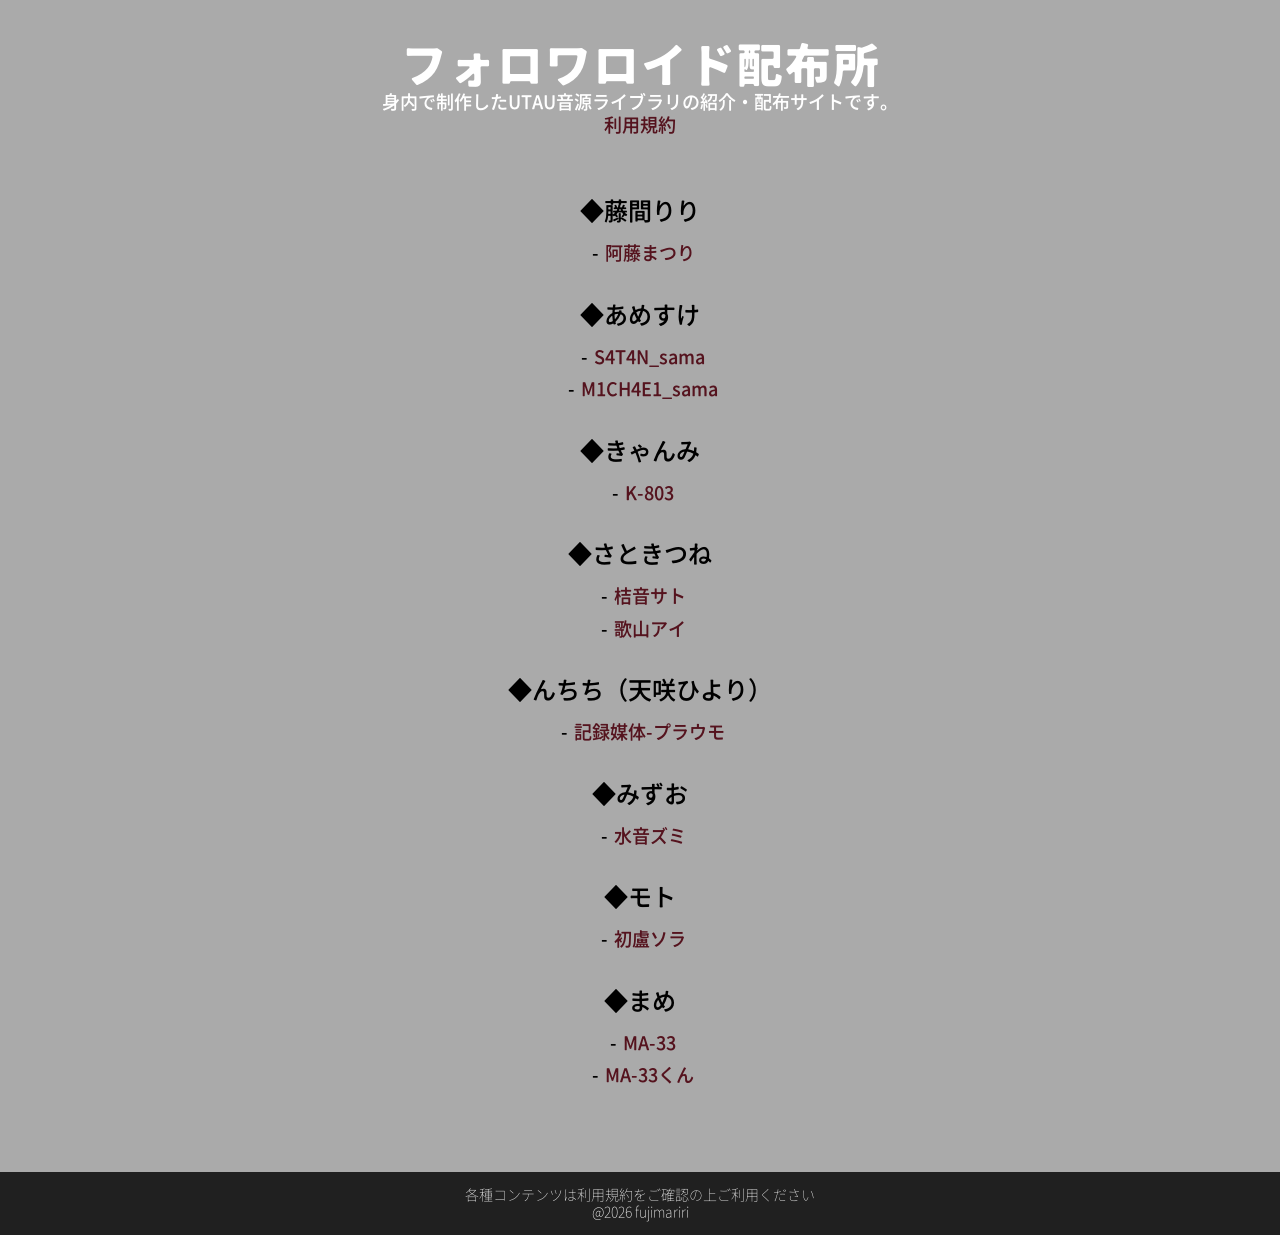
<file: public/index.html>
<!doctype html>
<html lang="ja">
<head>
    <meta charset="utf-8">
    <title>フォロワロイド配布所</title>
    <link rel="stylesheet" href="css/style.css">
</head>

<body>
    <h1>フォロワロイド配布所</h1>

    <section class="tou-section">
        <h3>身内で制作したUTAU音源ライブラリの紹介・配布サイトです。</h3>
        <a href="TOU.html" class="TOU-url">利用規約</a>
    </section>

    <main class="content">
        <section class="link-block">
            <h2>◆藤間りり</h2>
            <a href="member/ato-matsuri.html">阿藤まつり</a>
        </section>

        <section class="link-block">
            <h2>◆あめすけ</h2>
            <a href="member/S4T4N_sama.html">S4T4N_sama</a>
            <a href="member/M1CH4E1_sama.html">M1CH4E1_sama</a>
        </section>

        <section class="link-block">
            <h2>◆きゃんみ</h2>
            <a href="member/K-803.html">K-803</a>
        </section>

        <section class="link-block">
            <h2>◆さときつね</h2>
            <a href="member/kitsune-sato.html">桔音サト</a>
            <a href="member/utayama-ai.html">歌山アイ</a>
        </section>

        <section class="link-block">
            <h2>◆んちち（天咲ひより）</h2>
            <a href="member/kiroku-puraumo.html">記録媒体-プラウモ</a>
        </section>

        <section class="link-block">
            <h2>◆みずお</h2>
            <a href="member/mizuo-zumi.html">水音ズミ</a>
        </section>

        <section class="link-block">
            <h2>◆モト</h2>
            <a href="member/uwano-sora.html">初盧ソラ</a>
        </section>

        <section class="link-block">
            <h2>◆まめ</h2>
            <a href="member/MA-33.html">MA-33</a>
            <a href="member/MA-33kun.html">MA-33くん</a>
        </section>
    </main>

    <footer class="footer">
        <p>各種コンテンツは利用規約をご確認の上ご利用ください</p>
        <p>@2026 fujimariri</p>
    </footer>

</body>
</html>
</file>
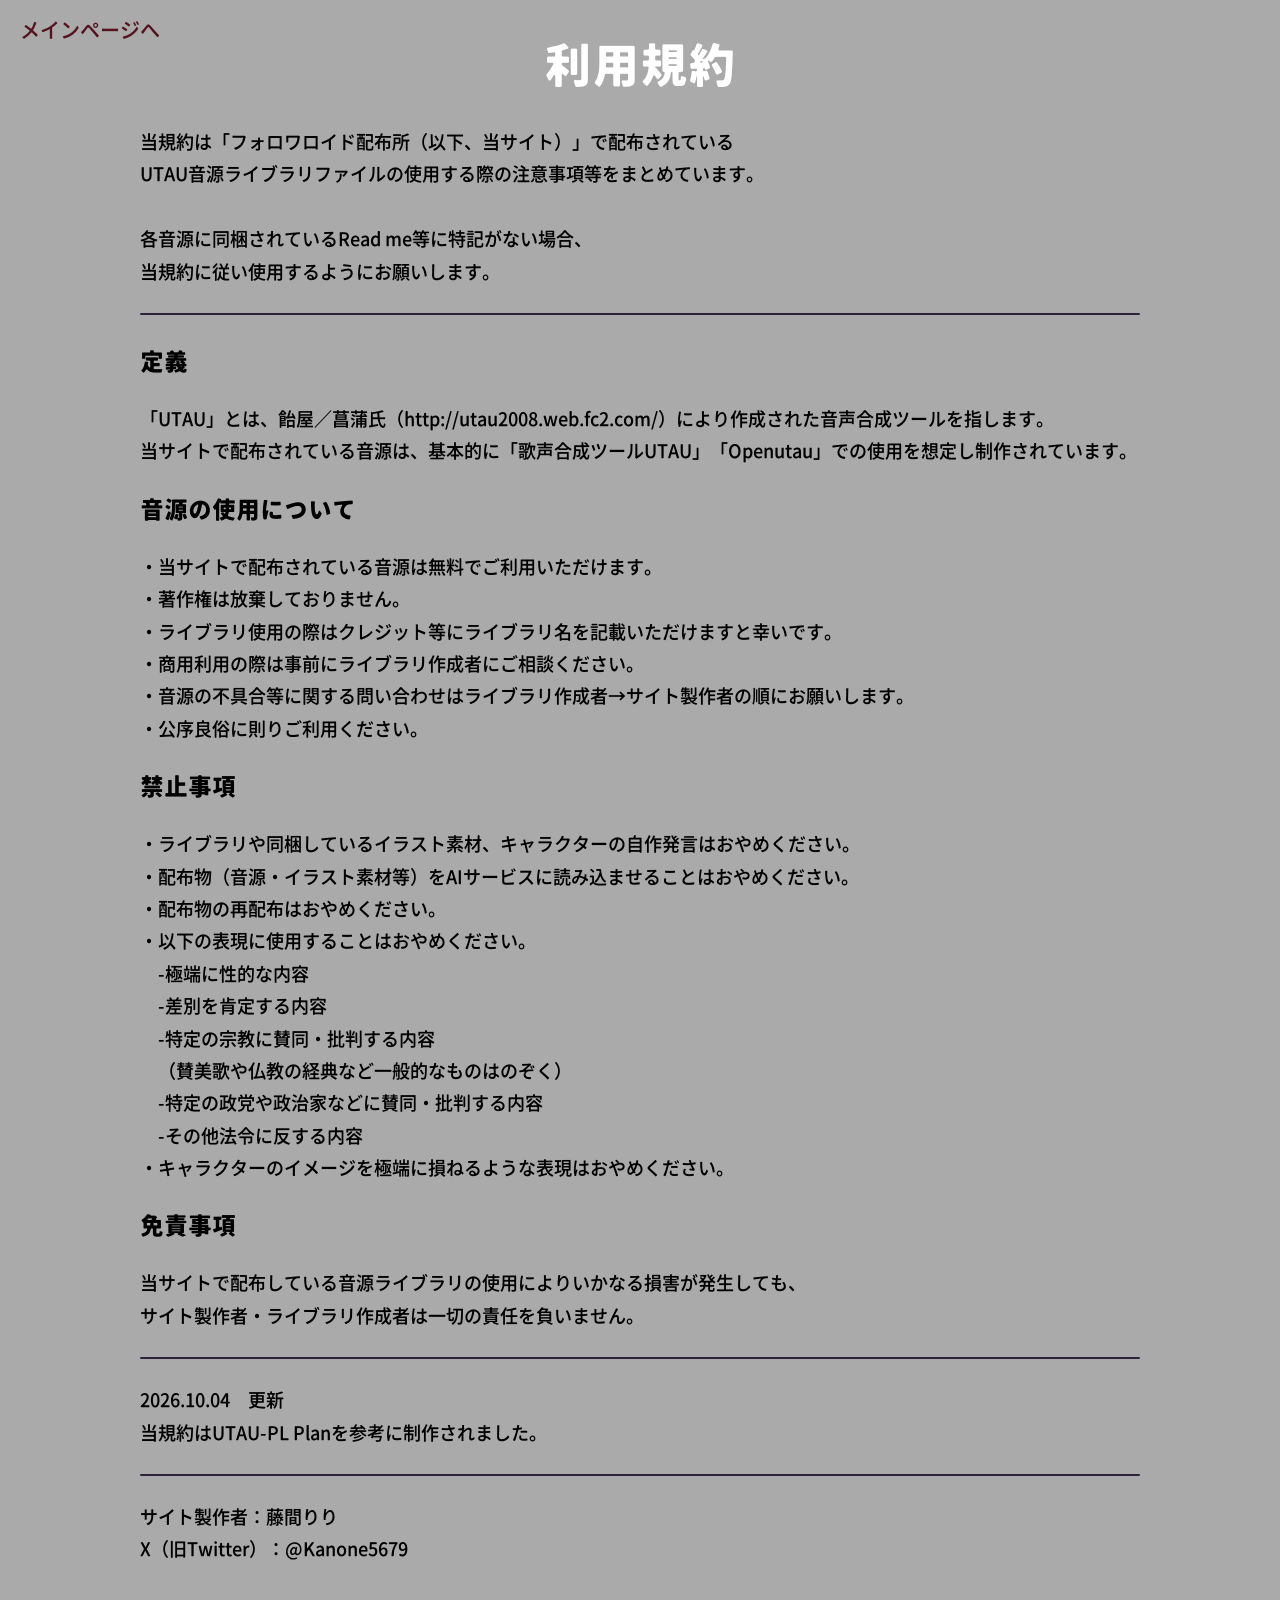
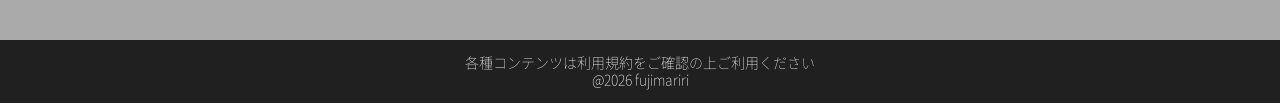
<file: public/TOU.html>
<!doctype html>
<html lang="ja">
<head>
    <meta charset="utf-8">
    <title>フォロワロイド配布所_利用規約</title>
    <link rel="stylesheet" href="css/TOU.css">
</head>

<body>
    <a href="../index.html" class="home-link">メインページへ</a>

    <h1>利用規約</h1>

    <main class="content">
        <p>
            当規約は「フォロワロイド配布所（以下、当サイト）」で配布されている<br>
            UTAU音源ライブラリファイルの使用する際の注意事項等をまとめています。<br>
            <br>
            各音源に同梱されているRead me等に特記がない場合、<br>
            当規約に従い使用するようにお願いします。
        </p>
        <hr>

        <h2>定義</h2>
        <p>
            「UTAU」とは、飴屋／菖蒲氏（http://utau2008.web.fc2.com/）により作成された音声合成ツールを指します。<br>
            当サイトで配布されている音源は、基本的に「歌声合成ツールUTAU」「Openutau」での使用を想定し制作されています。
        </p>

        <h2>音源の使用について</h2>
        <p>
            ・当サイトで配布されている音源は無料でご利用いただけます。<br>
            ・著作権は放棄しておりません。<br>
            ・ライブラリ使用の際はクレジット等にライブラリ名を記載いただけますと幸いです。<br>
            ・商用利用の際は事前にライブラリ作成者にご相談ください。<br>
            ・音源の不具合等に関する問い合わせはライブラリ作成者→サイト製作者の順にお願いします。<br>
            ・公序良俗に則りご利用ください。
        </p>

        <h2>禁止事項</h2>
        <p>
            ・ライブラリや同梱しているイラスト素材、キャラクターの自作発言はおやめください。<br>
            ・配布物（音源・イラスト素材等）をAIサービスに読み込ませることはおやめください。<br>
            ・配布物の再配布はおやめください。<br>
            ・以下の表現に使用することはおやめください。<br>
            　-極端に性的な内容<br>
            　-差別を肯定する内容<br>
            　-特定の宗教に賛同・批判する内容<br>
            　（賛美歌や仏教の経典など一般的なものはのぞく）<br>
            　-特定の政党や政治家などに賛同・批判する内容<br>
            　-その他法令に反する内容<br>
            ・キャラクターのイメージを極端に損ねるような表現はおやめください。<br>
        </p>

        <h2>免責事項</h2>
        <p>
            当サイトで配布している音源ライブラリの使用によりいかなる損害が発生しても、<br>
            サイト製作者・ライブラリ作成者は一切の責任を負いません。
        </p>
        <hr>
        <p>
            2026.10.04　更新<br>
            当規約はUTAU-PL Planを参考に制作されました。
        </p>
        <hr>
        <p>
            サイト製作者：藤間りり<br>
            X（旧Twitter）：@Kanone5679
        </p>

    </main>


    <footer class="footer">
        <p>各種コンテンツは利用規約をご確認の上ご利用ください</p>
        <p>@2026 fujimariri</p>
    </footer>

</body>
</html>
</file>
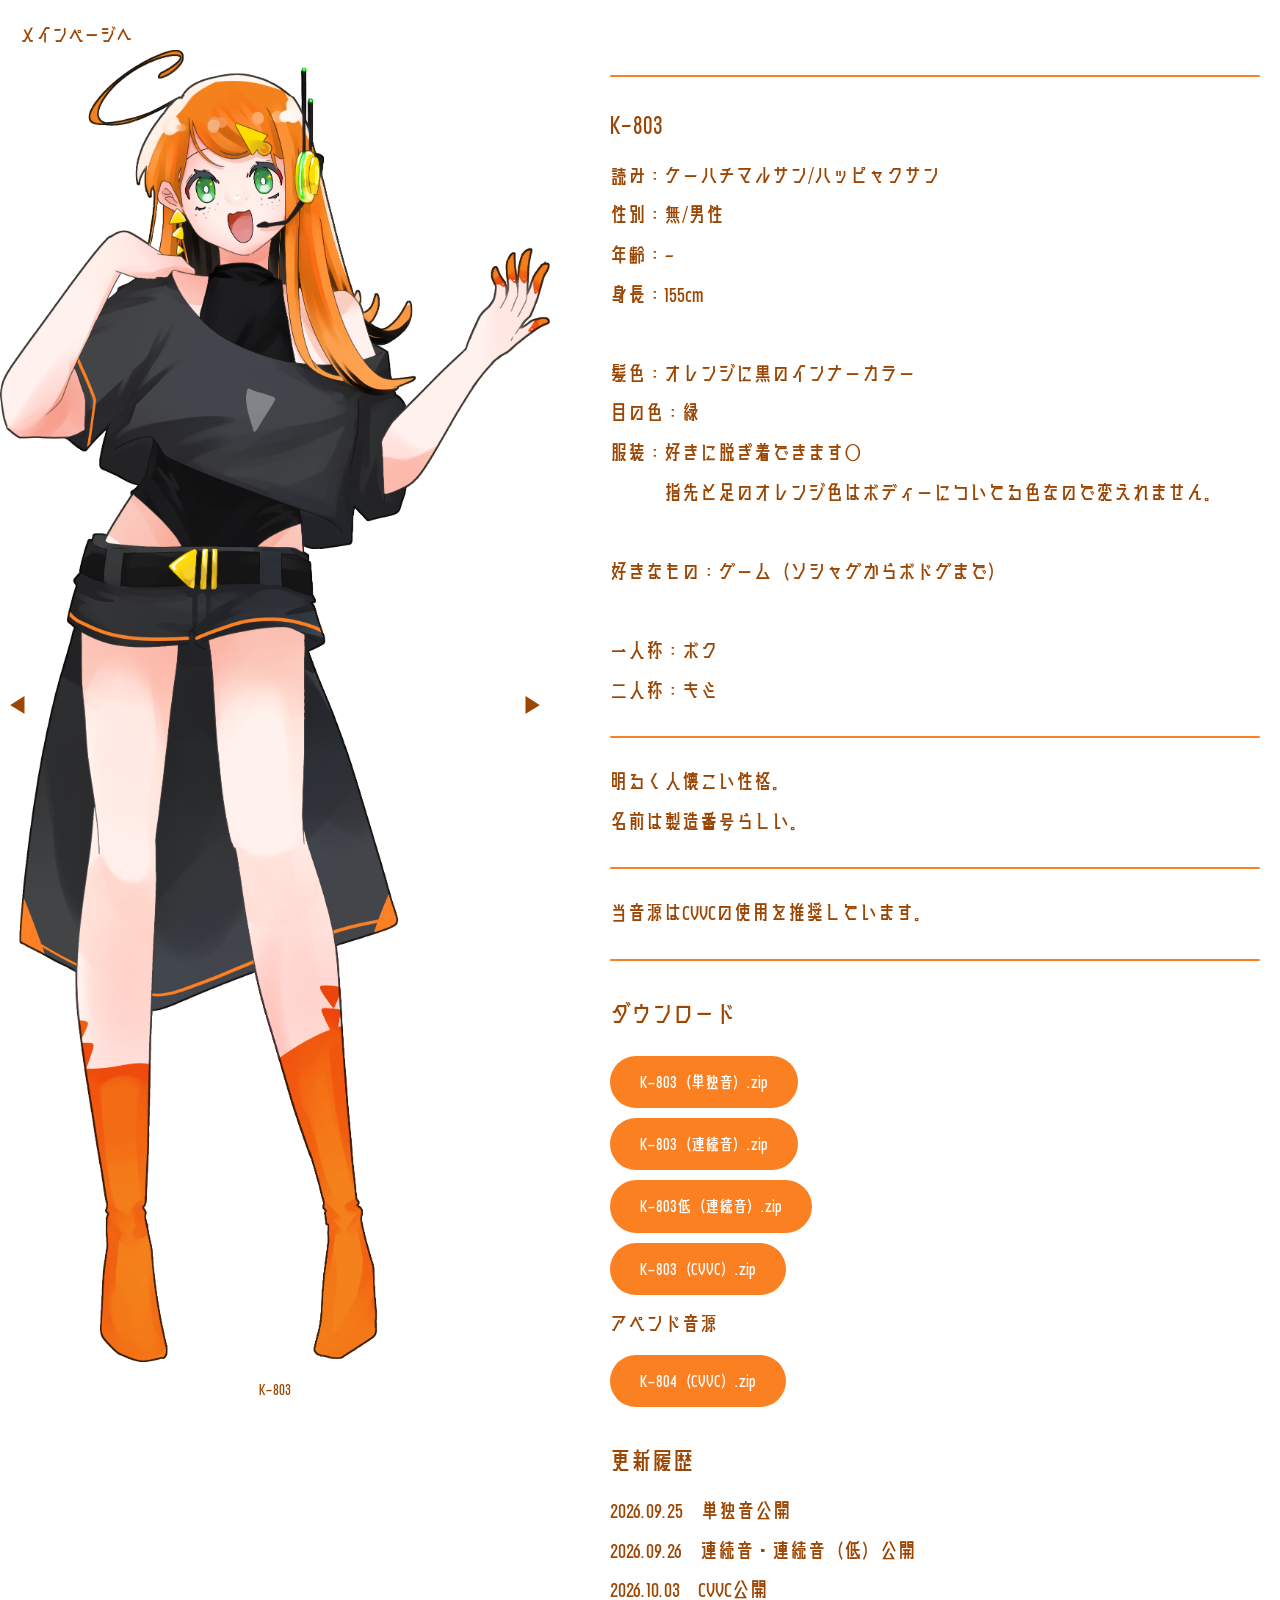
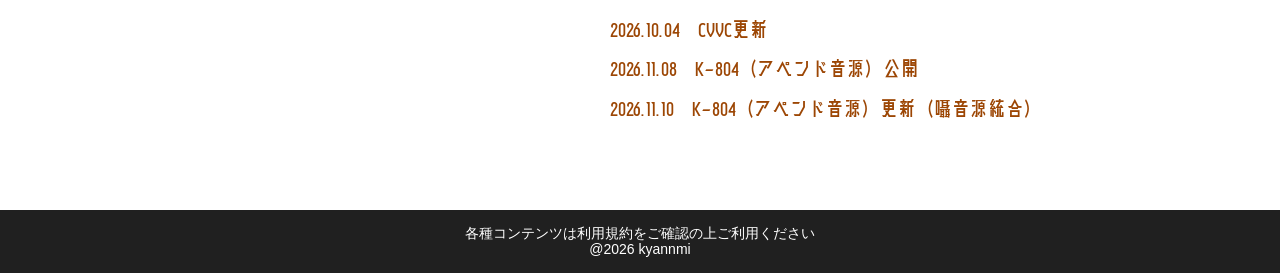
<file: public/member/K-803.html>
<!DOCTYPE html>
<html lang="ja">

<head>
    <meta charset="UTF-8">
    <title>K-803</title>
    <link rel="stylesheet" href="../css/K-803.css">
</head>

<body>

    <a href="../index.html" class="home-link">メインページへ</a>

    <main class="member-page">

        <!-- 左：立ち絵 -->
        <div class="character">
            <div class="character-image-area">
                <button class="character-arrow"
                        id="prev-character"
                        type="button"
                        aria-label="前の立ち絵">
                    ◀
                </button>

                <div class="character-display">
                    <img id="character-image"
                        src="../img/K-803tachie.png"
                        alt="K-803立ち絵">
                </div>

                <button class="character-arrow"
                        id="next-character"
                        type="button"
                        aria-label="次の立ち絵">
                    ▶
                </button>
            </div>

            <p id="character-description">K-803</p>
        </div>


        <!-- 右：情報 -->
        <div class="member-info">

            <section class="profile">
                <hr>
                <h2>K-803</h2>

                <p>
                    読み：ケーハチマルサン/ハッピャクサン<br>
                    性別：無/男性<br>
                    年齢：-<br>
                    身長：155cm<br>
                    <br>
                    髪色：オレンジに黒のインナーカラー<br>
                    目の色：緑<br>
                    服装：好きに脱ぎ着できます〇<br>
                    　　　指先と足のオレンジ色はボディーについてる色なので変えれません。<br>
                    <br>
                    好きなもの：ゲーム（ソシャゲからボドゲまで）<br>
                    <br>
                    一人称：ボク<br>
                    二人称：キミ
                </p>
                <hr>
                <p>
                    明るく人懐こい性格。<br>
                    名前は製造番号らしい。
                </p>
                <hr>
                <p>
                    当音源はCVVCの使用を推奨しています。
                </p>
                <hr>
            </section>


            <section class="download">
                <h2>ダウンロード</h2>

                <a href="https://github.com/Kanone5679/UTAU-zip-download-files/releases/download/kyannmi/K-803_tandokuon.zip" download>
                    K-803（単独音）.zip
                </a>

                <a href="https://github.com/Kanone5679/UTAU-zip-download-files/releases/download/kyannmi/K-803_renzokuon.zip" download>
                    K-803（連続音）.zip
                </a>

                <a href="https://github.com/Kanone5679/UTAU-zip-download-files/releases/download/kyannmi/K-803_tei_renzokuon.zip" download>
                    K-803低（連続音）.zip
                </a>

                <a href="https://github.com/Kanone5679/UTAU-zip-download-files/releases/download/kyannmi/K-803_cvvc.zip" download>
                    K-803（CVVC）.zip
                </a>

                <p>アペンド音源</p>

                <a href="https://github.com/Kanone5679/UTAU-zip-download-files/releases/download/kyannmi/K-804_cvvc.zip" download>
                    K-804（CVVC）.zip
                </a>
            </section>


            <section class="history">
                <h2>更新履歴</h2>

                <p>
                    2026.09.25　単独音公開<br>
                    2026.09.26　連続音・連続音（低）公開<br>
                    2026.10.03　CVVC公開<br>
                    2026.10.04　CVVC更新<br>
                    2026.11.08　K-804（アペンド音源）公開<br>
                    2026.11.10　K-804（アペンド音源）更新（囁音源統合）
                </p>
            </section>

        </div>

    </main>


    <footer class="footer">
        <p>各種コンテンツは利用規約をご確認の上ご利用ください</p>
        <p>@2026 kyannmi</p>
    </footer>

    <script>

    // 立ち絵の登録
    const characterImages = [

        {
            src: "../img/K-803tachie.png",
            alt: "K-803立ち絵",
            description: "K-803"
        },

        {
            src: "../img/K-804tachie.png",
            alt: "K-804立ち絵",
            description: "K-804"
        }

    ];

    // 立ち絵をあらかじめ読み込んでおく
    characterImages.forEach(function(data){
        const preload = new Image();
        preload.src = data.src;
    });

    let currentIndex = 0;

    // 表示を更新する処理
    function updateCharacter(){
        const image = document.getElementById("character-image");
        const description = document.getElementById("character-description");
        const data = characterImages[currentIndex];

        // フェードアウト
        image.classList.add("character-fade");
        description.classList.add("character-fade");

        setTimeout(function(){

            // 画像を切り替える
            image.src = data.src;
            image.alt = data.alt;
            description.textContent = data.description;

            // フェードイン
            image.classList.remove("character-fade");
            description.classList.remove("character-fade");

        }, 300);
    }

    // 前へ
    document.getElementById("prev-character").addEventListener("click", function(){

        currentIndex--;

        if(currentIndex < 0){
            currentIndex = characterImages.length - 1;
        }

        updateCharacter();

    });

    // 次へ
    document.getElementById("next-character").addEventListener("click", function(){

        currentIndex++;

        if(currentIndex >= characterImages.length){
            currentIndex = 0;
        }

        updateCharacter();

    });

    // 画像が1枚だけなら矢印を非表示
    if(characterImages.length <= 1){
        document.getElementById("prev-character").style.display = "none";
        document.getElementById("next-character").style.display = "none";
    }

    </script>

</body>
</html>
</file>
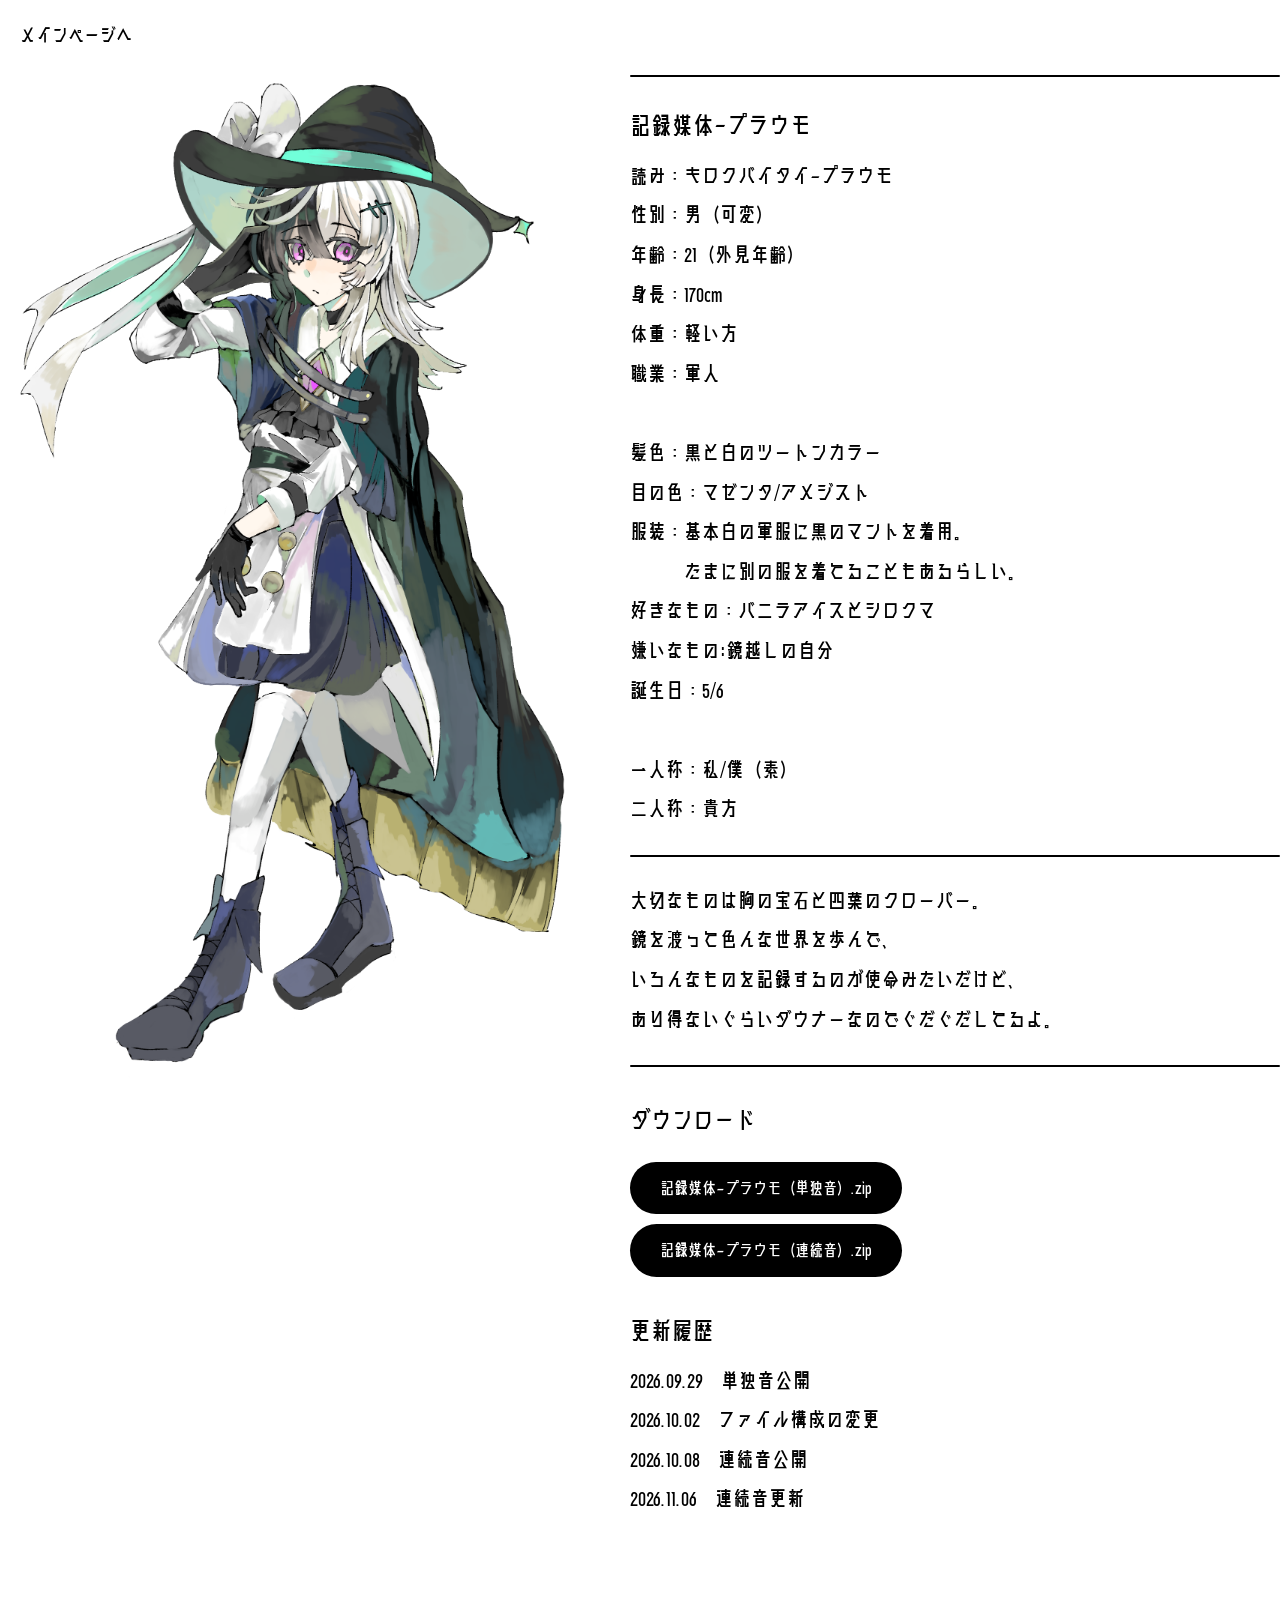
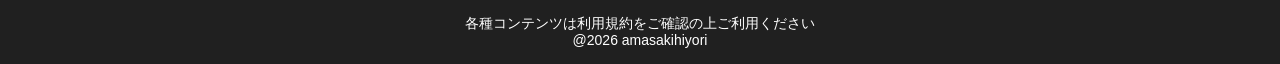
<file: public/member/kiroku-puraumo.html>
<!DOCTYPE html>
<html lang="ja">

<head>
    <meta charset="UTF-8">
    <title>記録媒体-プラウモ</title>
    <link rel="stylesheet" href="../css/puraumo.css">
</head>

<body>

    <a href="../index.html" class="home-link">メインページへ</a>

    <main class="member-page">

        <!-- 左：立ち絵 -->
        <div class="character">
            <img src="../img/puraumotachie.png" alt="記録媒体-プラウモ立ち絵">
        </div>


        <!-- 右：情報 -->
        <div class="member-info">

            <section class="profile">
                <hr>
                <h2>記録媒体-プラウモ</h2>

                <p>
                    読み：キロクバイタイ-プラウモ<br>
                    性別：男（可変）<br>
                    年齢：21（外見年齢）<br>
                    身長：170cm<br>
                    体重：軽い方<br>
                    職業：軍人<br>
                    <br>
                    髪色：黒と白のツートンカラー<br>
                    目の色：マゼンタ/アメジスト<br>
                    服装：基本白の軍服に黒のマントを着用。<br>
                    　　　たまに別の服を着てることもあるらしい。
                    <br>
                    好きなもの：バニラアイスとシロクマ<br>
                    嫌いなもの:鏡越しの自分<br>
                    誕生日：5/6<br>
                    <br>
                    一人称：私/僕（素）<br>
                    二人称：貴方<br>
                </p>
                <hr>
                <p>
                    大切なものは胸の宝石と四葉のクローバー。<br>
                    鏡を渡って色んな世界を歩んで、<br>
                    いろんなものを記録するのが使命みたいだけど、<br>
                    あり得ないぐらいダウナーなのでぐだぐだしてるよ。
                </p>
                <hr>
            </section>


            <!-- <section class="audio">
                <h2>視聴</h2>

                <audio controls>
                    <source src="../audio/matsurisample.wav" type="audio/wav">
                    お使いのブラウザでは音声を再生できません。
                </audio>
            </section> -->


            <section class="download">
                <h2>ダウンロード</h2>

                <a href="https://github.com/Kanone5679/UTAU-zip-download-files/releases/download/amasakihiyori/kirokubaitaipuraumo_tandokuon.zip" download>
                    記録媒体-プラウモ（単独音）.zip
                </a>

                <a href="https://github.com/Kanone5679/UTAU-zip-download-files/releases/download/amasakihiyori/kirokubaitaipuraumo_renzokuon.zip" download>
                    記録媒体-プラウモ（連続音）.zip
                </a>
            </section>


            <section class="history">
                <h2>更新履歴</h2>

                <p>
                    2026.09.29　単独音公開<br>
                    2026.10.02　ファイル構成の変更<br>
                    2026.10.08　連続音公開<br>
                    2026.11.06　連続音更新
                </p>
            </section>

        </div>

    </main>


    <footer class="footer">
        <p>各種コンテンツは利用規約をご確認の上ご利用ください</p>
        <p>@2026 amasakihiyori</p>
    </footer>

</body>
</html>
</file>
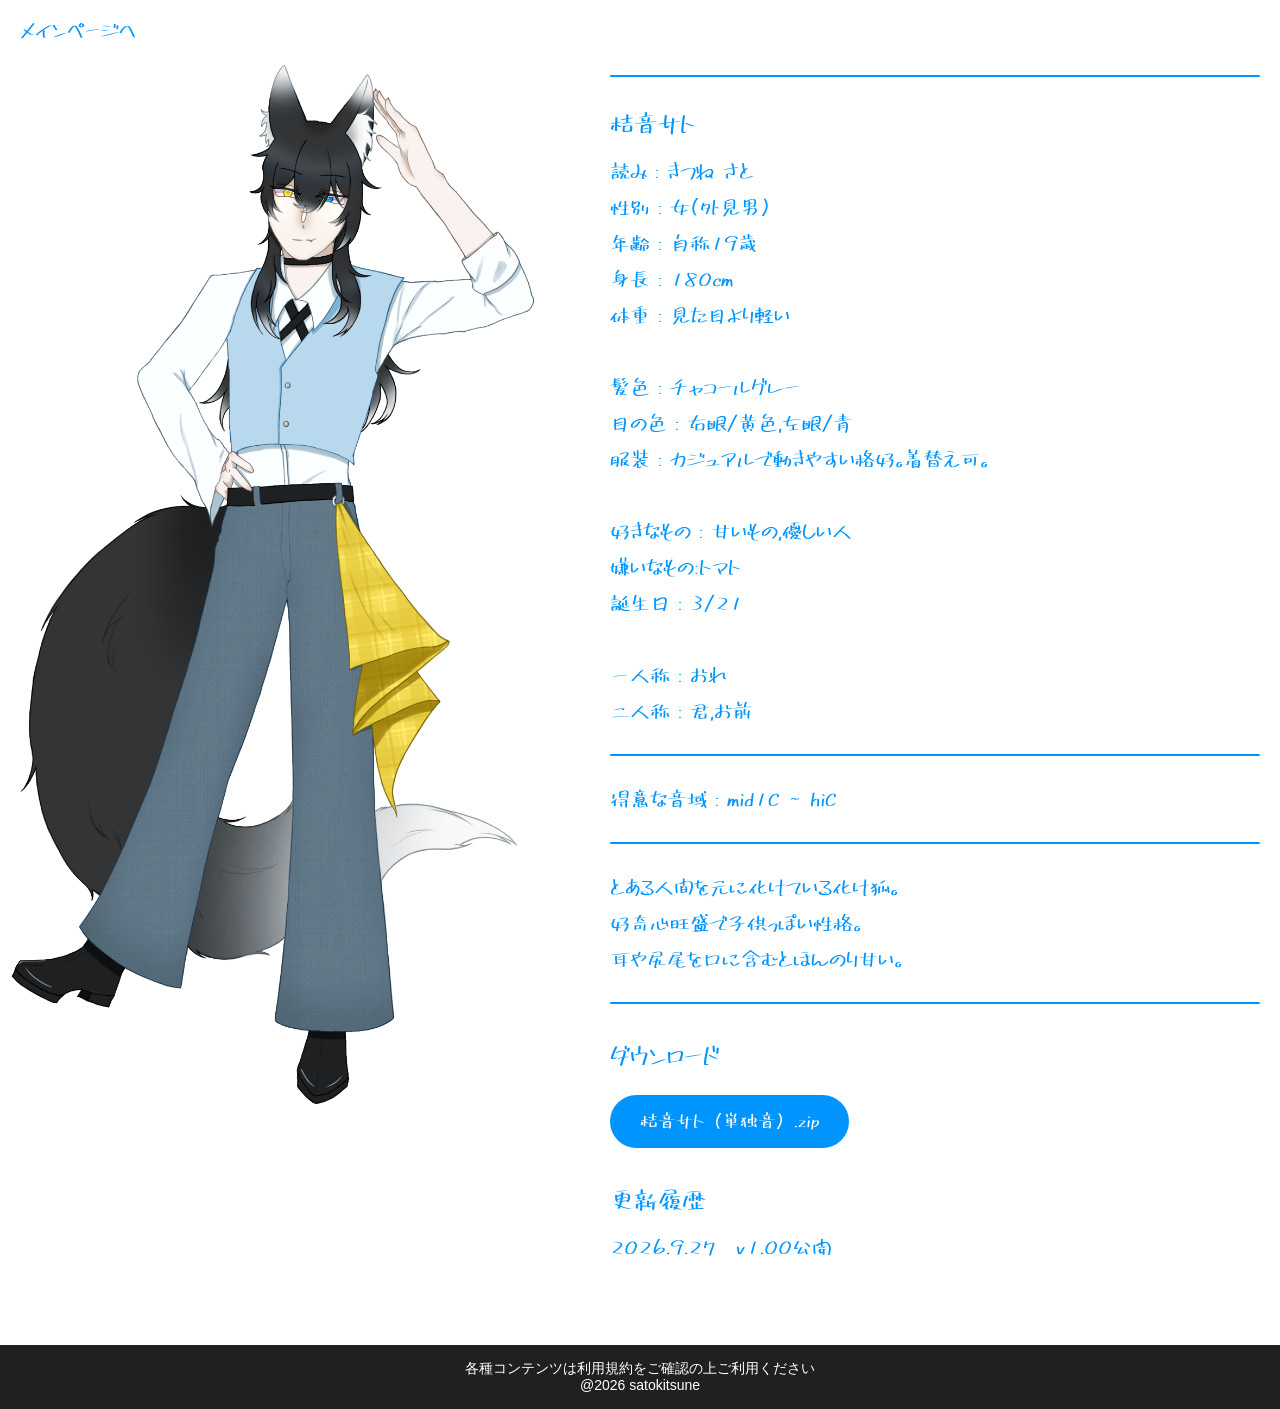
<file: public/member/kistune-sato.html>
<!DOCTYPE html>
<html lang="ja">

<head>
    <meta charset="UTF-8">
    <title>桔音サト</title>
    <link rel="stylesheet" href="../css/sato.css">
</head>

<body>

    <a href="../index.html" class="home-link">メインページへ</a>

    <main class="member-page">

        <!-- 左：立ち絵 -->
        <div class="character">
            <img src="../img/satotachie.png" alt="桔音サト立ち絵">
        </div>


        <!-- 右：情報 -->
        <div class="member-info">

            <section class="profile">
                <hr>
                <h2>桔音サト</h2>

                <p>
                    読み：きつね さと<br>
                    性別：女(外見男)<br>
                    年齢：自称19歳<br>
                    身長：180cm<br>
                    体重：見た目より軽い<br>
                    <br>
                    髪色：チャコールグレー<br>
                    目の色：右眼/黄色,左眼/青<br>
                    服装：カジュアルで動きやすい格好。着替え可。<br>
                    <br>
                    好きなもの：甘いもの,優しい人<br>
                    嫌いなもの:トマト<br>
                    誕生日：3/21<br>
                    <br>
                    一人称：おれ<br>
                    二人称：君,お前<br>
                </p>
                <hr>
                <p>
                    得意な音域：mid1C ~ hiC
                </p>
                <hr>
                <p>
                    とある人間を元に化けている化け狐。<br>
                    好奇心旺盛で子供っぽい性格。<br>
                    耳や尻尾を口に含むとほんのり甘い。        
                </p>
                <hr>
            </section>


            <section class="download">
                <h2>ダウンロード</h2>

                <a href="https://github.com/Kanone5679/UTAU-zip-download-files/releases/download/satokitsune/kitsunesato_tandokuon.zip" download>
                    桔音サト（単独音）.zip
                </a>
            </section>


            <section class="history">
                <h2>更新履歴</h2>

                <p>
                    2026.9.27　v1.00公開
                </p>
            </section>

        </div>

    </main>


    <footer class="footer">
        <p>各種コンテンツは利用規約をご確認の上ご利用ください</p>
        <p>@2026 satokitsune</p>
    </footer>

</body>
</html>
</file>
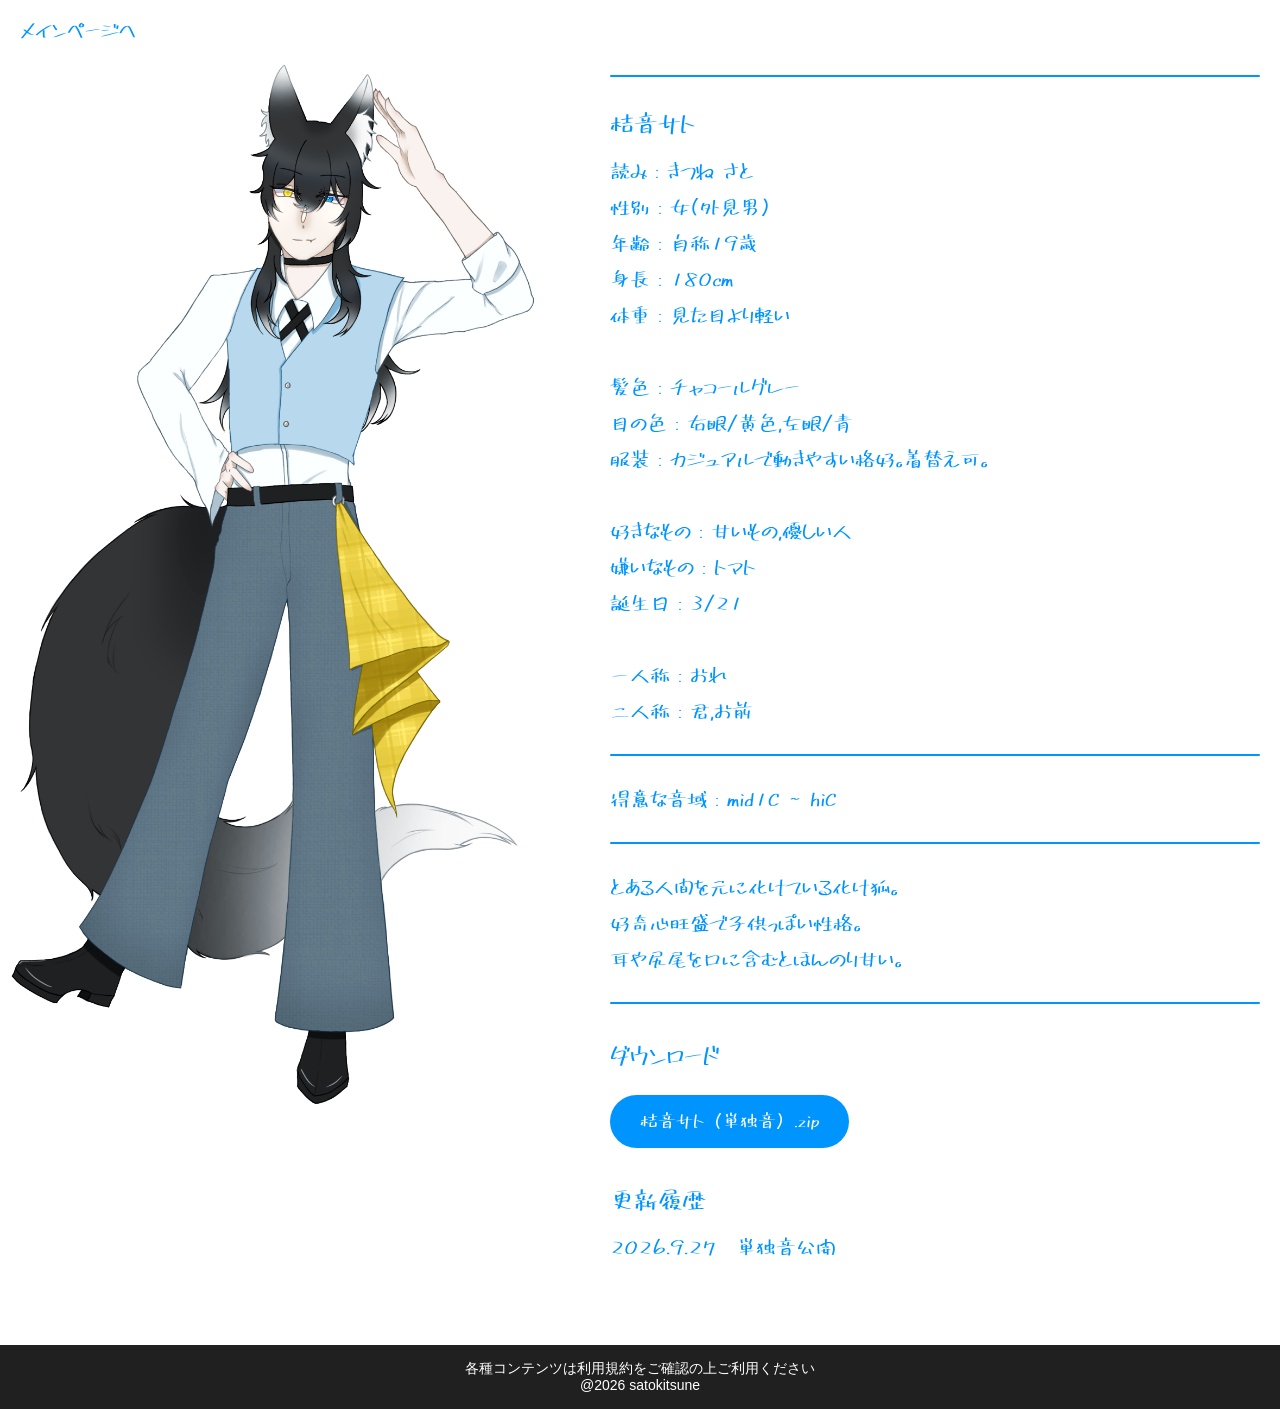
<file: public/member/kitsune-sato.html>
<!DOCTYPE html>
<html lang="ja">

<head>
    <meta charset="UTF-8">
    <title>桔音サト</title>
    <link rel="stylesheet" href="../css/sato.css">
</head>

<body>

    <a href="../index.html" class="home-link">メインページへ</a>

    <main class="member-page">

        <!-- 左：立ち絵 -->
        <div class="character">
            <img src="../img/satotachie.png" alt="桔音サト立ち絵">
        </div>


        <!-- 右：情報 -->
        <div class="member-info">

            <section class="profile">
                <hr>
                <h2>桔音サト</h2>

                <p>
                    読み：きつね さと<br>
                    性別：女(外見男)<br>
                    年齢：自称19歳<br>
                    身長：180cm<br>
                    体重：見た目より軽い<br>
                    <br>
                    髪色：チャコールグレー<br>
                    目の色：右眼/黄色,左眼/青<br>
                    服装：カジュアルで動きやすい格好。着替え可。<br>
                    <br>
                    好きなもの：甘いもの,優しい人<br>
                    嫌いなもの：トマト<br>
                    誕生日：3/21<br>
                    <br>
                    一人称：おれ<br>
                    二人称：君,お前<br>
                </p>
                <hr>
                <p>
                    得意な音域：mid1C ~ hiC
                </p>
                <hr>
                <p>
                    とある人間を元に化けている化け狐。<br>
                    好奇心旺盛で子供っぽい性格。<br>
                    耳や尻尾を口に含むとほんのり甘い。        
                </p>
                <hr>
            </section>


            <section class="download">
                <h2>ダウンロード</h2>

                <a href="https://github.com/Kanone5679/UTAU-zip-download-files/releases/download/satokitsune/kitsunesato_tandokuon.zip" download>
                    桔音サト（単独音）.zip
                </a>
            </section>


            <section class="history">
                <h2>更新履歴</h2>

                <p>
                    2026.9.27　単独音公開
                </p>
            </section>

        </div>

    </main>


    <footer class="footer">
        <p>各種コンテンツは利用規約をご確認の上ご利用ください</p>
        <p>@2026 satokitsune</p>
    </footer>

</body>
</html>
</file>
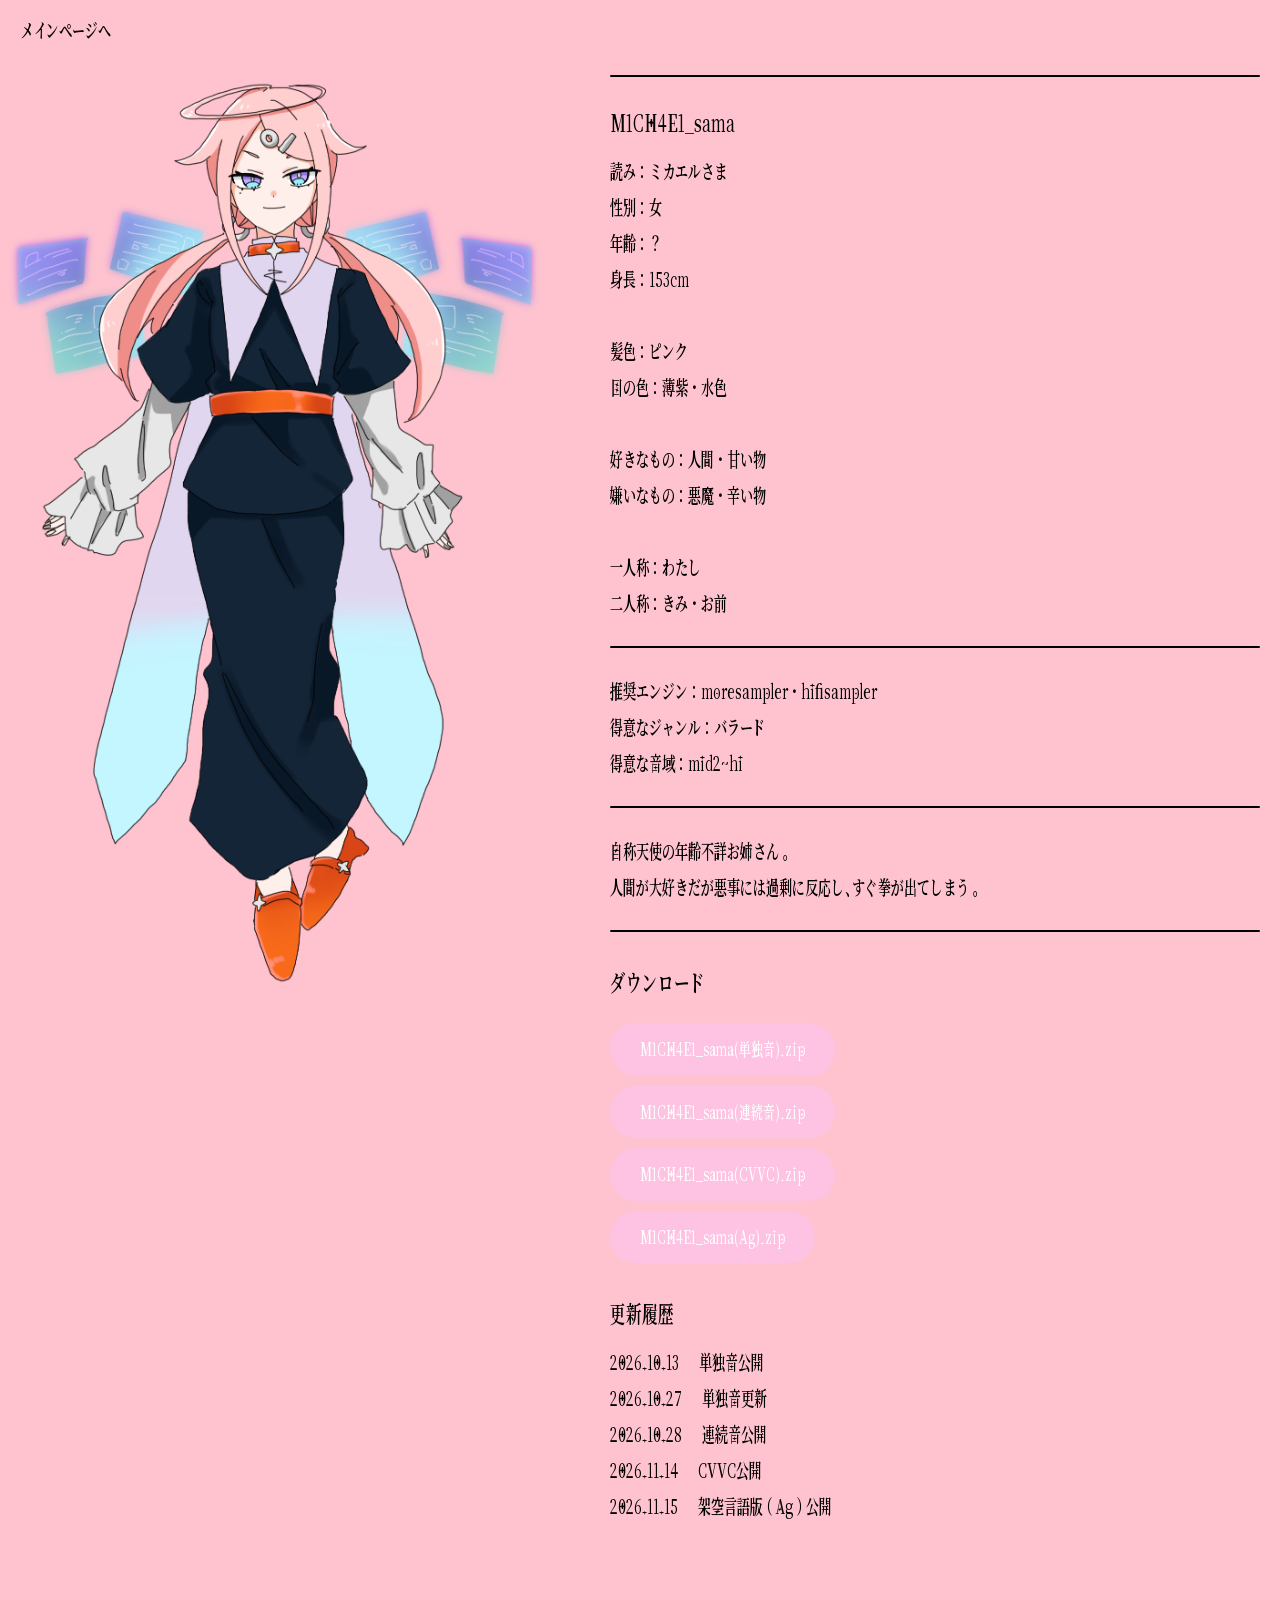
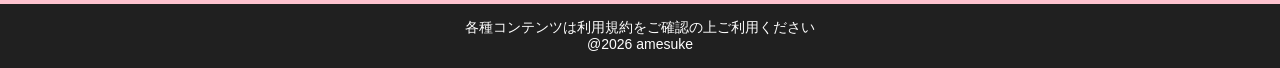
<file: public/member/M1CH4E1_sama.html>
<!DOCTYPE html>
<html lang="ja">

<head>
    <meta charset="UTF-8">
    <title>M1CH4E1_sama</title>
    <link rel="stylesheet" href="../css/M1CH4E1.css">
</head>

<body>

    <a href="../index.html" class="home-link">メインページへ</a>

    <main class="member-page">

        <!-- 左：立ち絵 -->
        <div class="character">
            <img src="../img/M1CH4E1tachie.png" alt="M1CH4E1_sama立ち絵">
        </div>


        <!-- 右：情報 -->
        <div class="member-info">

            <section class="profile">
                <hr>
                <h2>M1CH4E1_sama</h2>

                <p>
                    読み：ミカエルさま<br>
                    性別：女<br>
                    年齢：？<br>
                    身長：153cm<br>
                    <br>
                    髪色：ピンク<br>
                    目の色：薄紫・水色<br>
                    <br>
                    好きなもの：人間・甘い物<br>
                    嫌いなもの：悪魔・辛い物<br>
                    <br>
                    一人称：わたし<br>
                    二人称：きみ・お前
                </p>
                <hr>
                <p>
                    推奨エンジン：moresampler・hifisampler<br>
                    得意なジャンル：バラード<br>
                    得意な音域：mid2~hi
                </p>
                <hr>
                <p>
                    自称天使の年齢不詳お姉さん。<br>
                    人間が大好きだが悪事には過剰に反応し、すぐ拳が出てしまう。
                </p>
                <hr>
            </section>

            <section class="download">
                <h2>ダウンロード</h2>

                <a href="https://github.com/Kanone5679/UTAU-zip-download-files/releases/download/amesuke/M1CH4E1_sama_tandokuon.zip" download>
                    M1CH4E1_sama(単独音).zip
                </a>

                <a href="https://github.com/Kanone5679/UTAU-zip-download-files/releases/download/amesuke/M1CH4E1_sama_renzokuon.zip" download>
                    M1CH4E1_sama(連続音).zip
                </a>

                <a href="https://github.com/Kanone5679/UTAU-zip-download-files/releases/download/amesuke/M1CH4E1_sama_CVVC.zip" download>
                    M1CH4E1_sama(CVVC).zip
                </a>

                <a href="https://github.com/Kanone5679/UTAU-zip-download-files/releases/download/amesuke/M1CH4E1_sama_AG.zip" download>
                    M1CH4E1_sama(Ag).zip
                </a>
            </section>


            <section class="history">
                <h2>更新履歴</h2>

                <p>
                    2026.10.13　単独音公開<br>
                    2026.10.27　単独音更新<br>
                    2026.10.28　連続音公開<br>
                    2026.11.14　CVVC公開<br>
                    2026.11.15　架空言語版（Ag）公開
                </p>
            </section>

        </div>

    </main>


    <footer class="footer">
        <p>各種コンテンツは利用規約をご確認の上ご利用ください</p>
        <p>@2026 amesuke</p>
    </footer>

</body>
</html>
</file>
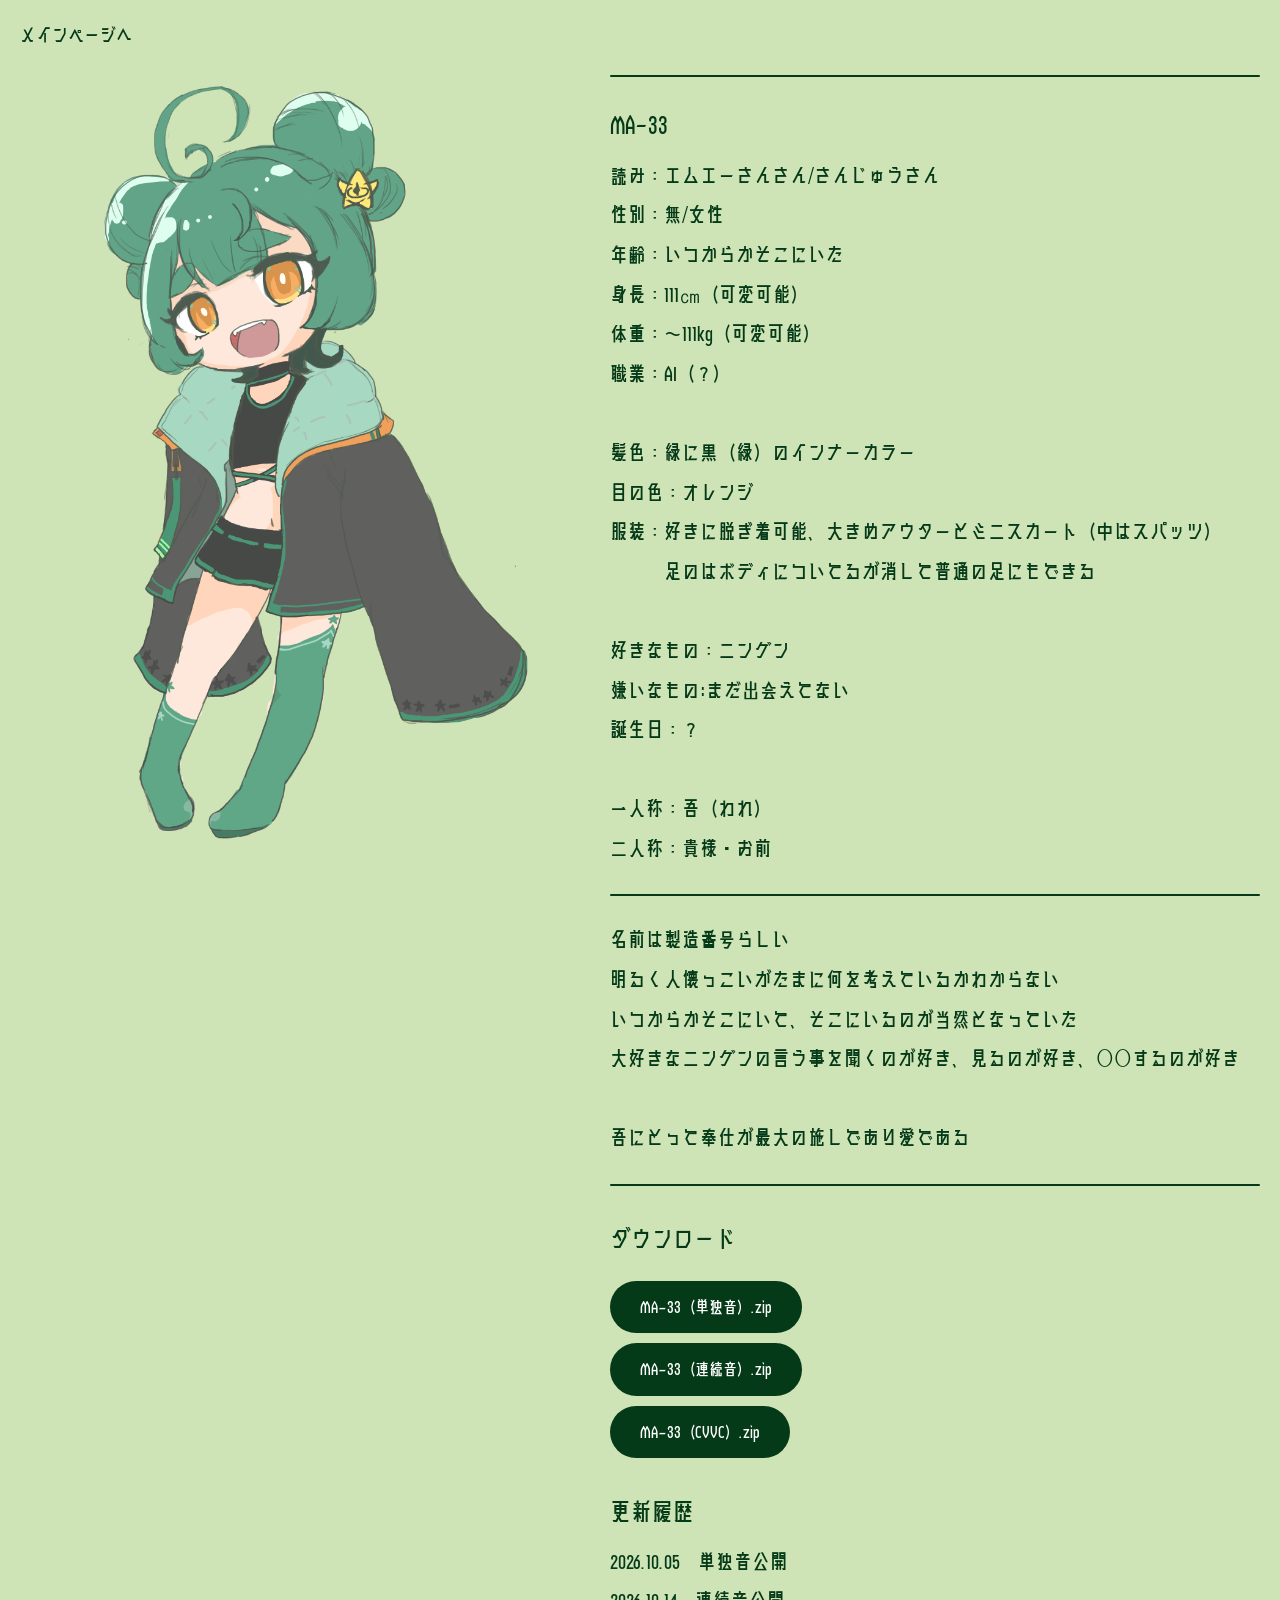
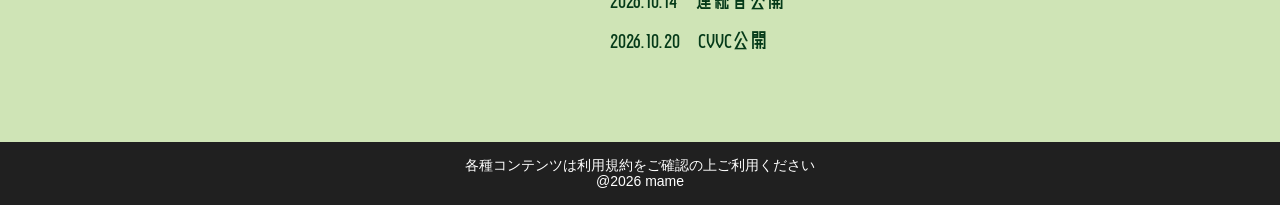
<file: public/member/MA-33.html>
<!DOCTYPE html>
<html lang="ja">

<head>
    <meta charset="UTF-8">
    <title>MA-33</title>
    <link rel="stylesheet" href="../css/MA-33.css">
</head>

<body>

    <a href="../index.html" class="home-link">メインページへ</a>

    <main class="member-page">

        <!-- 左：立ち絵 -->
        <div class="character">
            <img src="../img/MA-33tachie.png" alt="MA-33立ち絵">
        </div>


        <!-- 右：情報 -->
        <div class="member-info">

            <section class="profile">
                <hr>
                <h2>MA-33</h2>

                <p>
                    読み：エムエーさんさん/さんじゅうさん<br>
                    性別：無/女性<br>
                    年齢：いつからかそこにいた<br>
                    身長：111㎝（可変可能）<br>
                    体重：～111kg（可変可能）<br>
                    職業：AI（？）<br>
                    <br>
                    髪色：緑に黒（緑）のインナーカラー<br>
                    目の色：オレンジ<br>
                    服装：好きに脱ぎ着可能、大きめアウターとミニスカート（中はスパッツ）<br>
                    　　　足のはボディについてるが消して普通の足にもできる<br>
                    <br>
                    好きなもの：ニンゲン<br>
                    嫌いなもの:まだ出会えてない<br>
                    誕生日：？<br>
                    <br>
                    一人称：吾（われ）<br>
                    二人称：貴様・お前<br>
                </p>
                <hr>
                <p>
                    名前は製造番号らしい<br>
                    明るく人懐っこいがたまに何を考えているかわからない<br>
                    いつからかそこにいて、そこにいるのが当然となっていた<br>
                    大好きなニンゲンの言う事を聞くのが好き、見るのが好き、○○するのが好き<br>
                    <br>
                    吾にとって奉仕が最大の施しであり愛である
                </p>
                <hr>
            </section>


            <section class="download">
                <h2>ダウンロード</h2>

                <a href="https://github.com/Kanone5679/UTAU-zip-download-files/releases/download/mame/MA-33_tandokuon.zip" download>
                    MA-33（単独音）.zip
                </a>

                <a href="https://github.com/Kanone5679/UTAU-zip-download-files/releases/download/mame/MA-33_renzokuon.zip" download>
                    MA-33（連続音）.zip
                </a>

                <a href="https://github.com/Kanone5679/UTAU-zip-download-files/releases/download/mame/MA-33_CVVC.zip" download>
                    MA-33（CVVC）.zip
                </a>
            </section>


            <section class="history">
                <h2>更新履歴</h2>

                <p>
                    2026.10.05　単独音公開<br>
                    2026.10.14　連続音公開<br>
                    2026.10.20　CVVC公開
                </p>
            </section>

        </div>

    </main>


    <footer class="footer">
        <p>各種コンテンツは利用規約をご確認の上ご利用ください</p>
        <p>@2026 mame</p>
    </footer>

</body>
</html>
</file>
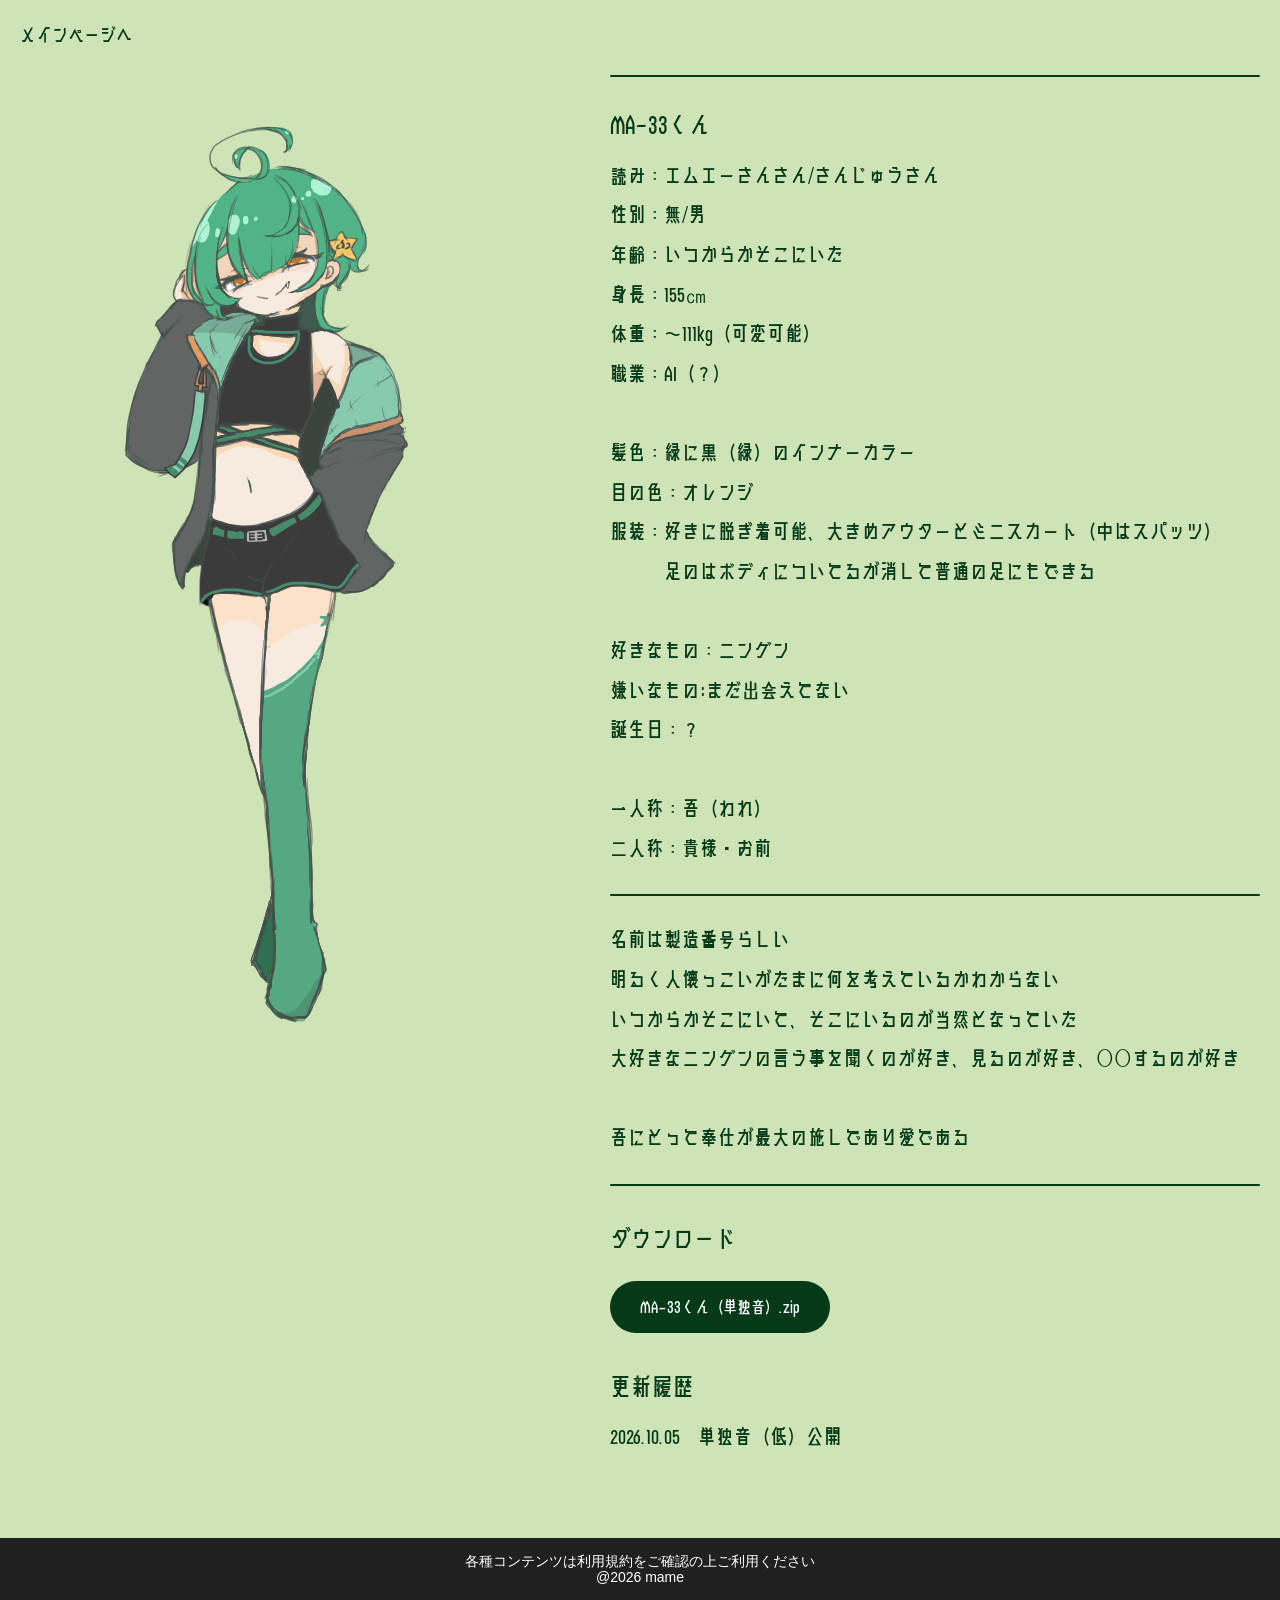
<file: public/member/MA-33kun.html>
<!DOCTYPE html>
<html lang="ja">

<head>
    <meta charset="UTF-8">
    <title>MA-33kun</title>
    <link rel="stylesheet" href="../css/MA-33.css">
</head>

<body>

    <a href="../index.html" class="home-link">メインページへ</a>

    <main class="member-page">

        <!-- 左：立ち絵 -->
        <div class="character">
            <img src="../img/MA-33kuntachie.png" alt="MA-33くん立ち絵">
        </div>


        <!-- 右：情報 -->
        <div class="member-info">

            <section class="profile">
                <hr>
                <h2>MA-33くん</h2>

                <p>
                    読み：エムエーさんさん/さんじゅうさん<br>
                    性別：無/男<br>
                    年齢：いつからかそこにいた<br>
                    身長：155㎝<br>
                    体重：～111kg（可変可能）<br>
                    職業：AI（？）<br>
                    <br>
                    髪色：緑に黒（緑）のインナーカラー<br>
                    目の色：オレンジ<br>
                    服装：好きに脱ぎ着可能、大きめアウターとミニスカート（中はスパッツ）<br>
                    　　　足のはボディについてるが消して普通の足にもできる<br>
                    <br>
                    好きなもの：ニンゲン<br>
                    嫌いなもの:まだ出会えてない<br>
                    誕生日：？<br>
                    <br>
                    一人称：吾（われ）<br>
                    二人称：貴様・お前<br>
                </p>
                <hr>
                <p>
                    名前は製造番号らしい<br>
                    明るく人懐っこいがたまに何を考えているかわからない<br>
                    いつからかそこにいて、そこにいるのが当然となっていた<br>
                    大好きなニンゲンの言う事を聞くのが好き、見るのが好き、○○するのが好き<br>
                    <br>
                    吾にとって奉仕が最大の施しであり愛である
                </p>
                <hr>
            </section>


            <section class="download">
                <h2>ダウンロード</h2>

                <a href="https://github.com/Kanone5679/UTAU-zip-download-files/releases/download/mame/MA-33kun_tandokuon.zip" download>
                    MA-33くん（単独音）.zip
                </a>
            </section>


            <section class="history">
                <h2>更新履歴</h2>

                <p>
                    2026.10.05　単独音（低）公開
                </p>
            </section>

        </div>

    </main>


    <footer class="footer">
        <p>各種コンテンツは利用規約をご確認の上ご利用ください</p>
        <p>@2026 mame</p>
    </footer>

</body>
</html>
</file>
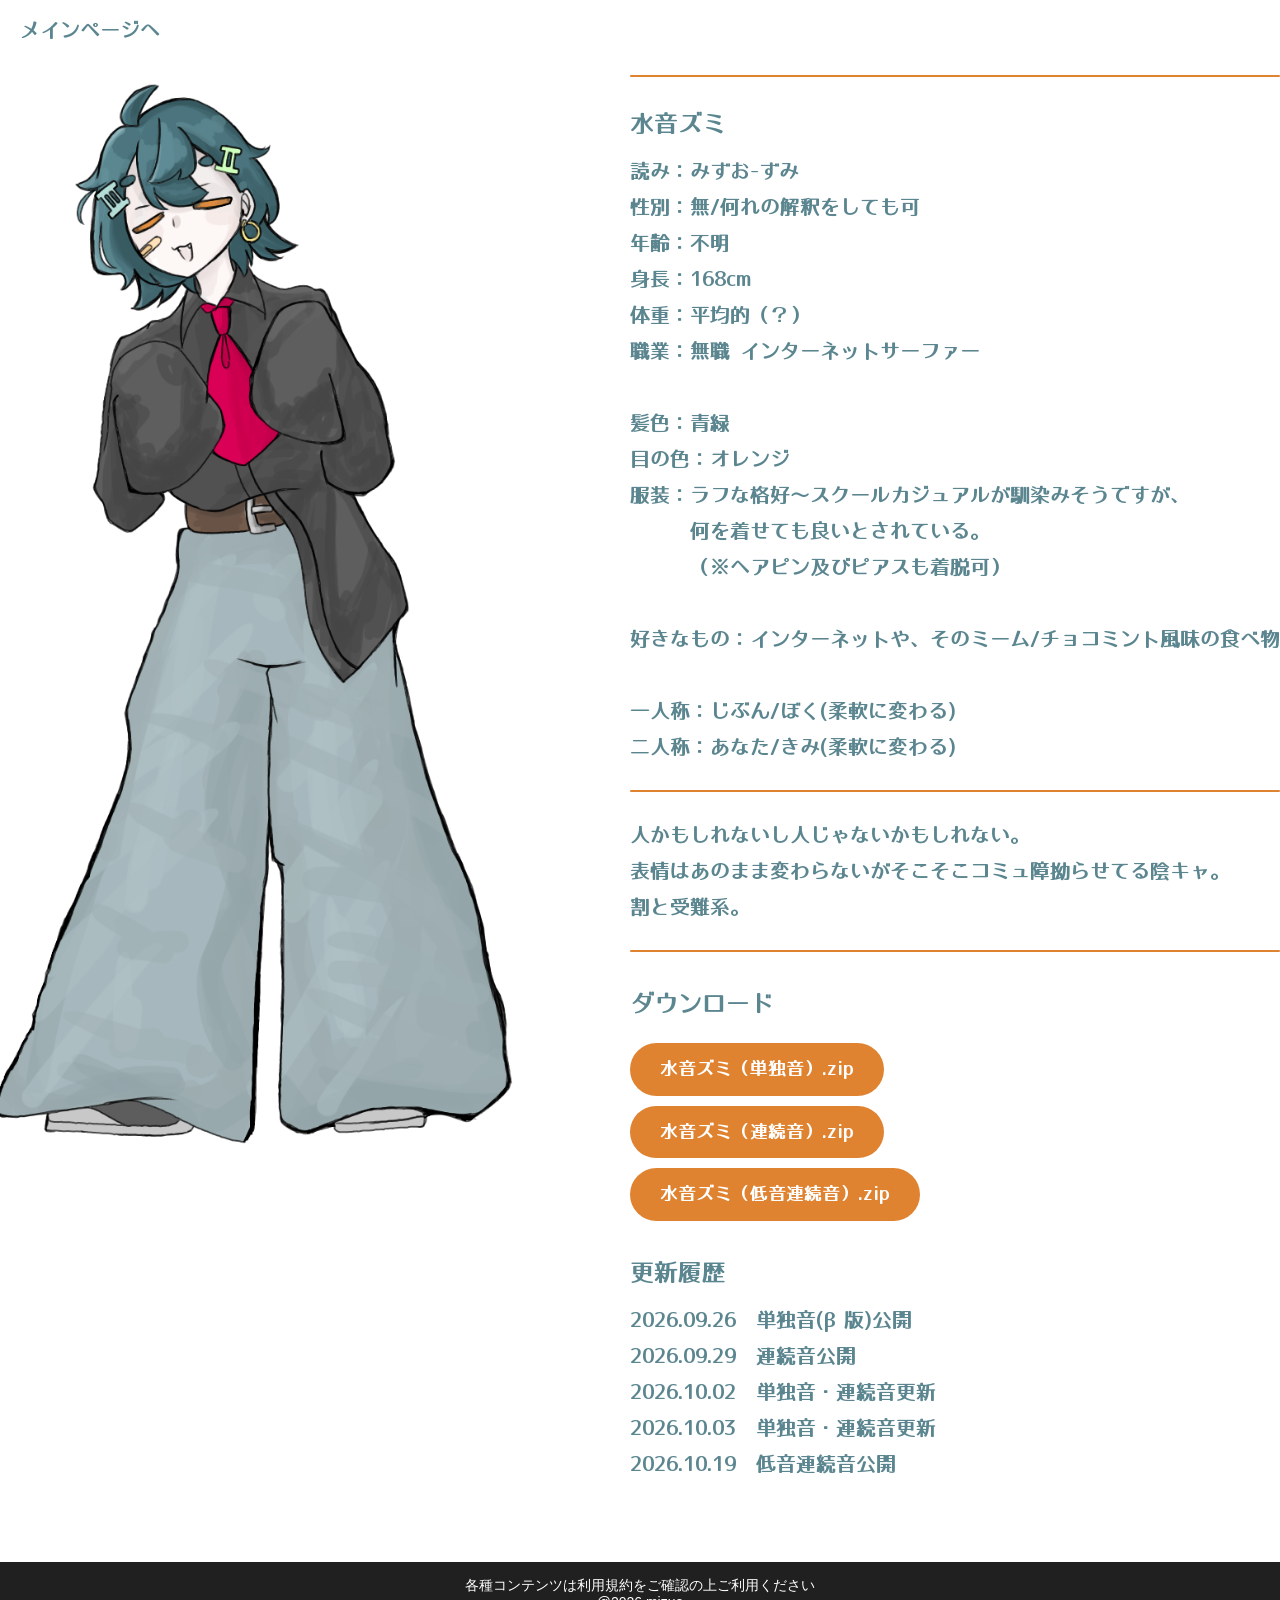
<file: public/member/mizuo-zumi.html>
<!DOCTYPE html>
<html lang="ja">

<head>
    <meta charset="UTF-8">
    <title>水音ズミ</title>
    <link rel="stylesheet" href="../css/zumi.css">
</head>

<body>

    <a href="../index.html" class="home-link">メインページへ</a>

    <main class="member-page">

        <!-- 左：立ち絵 -->
        <div class="character">
            <img src="../img/zumitachie.png" alt="水音ズミ立ち絵">
        </div>


        <!-- 右：情報 -->
        <div class="member-info">

            <section class="profile">
                <hr>
                <h2>水音ズミ</h2>

                <p>
                    読み：みずお-ずみ<br>
                    性別：無/何れの解釈をしても可<br>
                    年齢：不明<br>
                    身長：168cm<br>
                    体重：平均的（？）<br>
                    職業：無職   インターネットサーファー<br>
                    <br>
                    髪色：青緑<br>
                    目の色：オレンジ<br>
                    服装：ラフな格好〜スクールカジュアルが馴染みそうですが、<br>
                    　　　何を着せても良いとされている。<br>
                    　　　（※ヘアピン及びピアスも着脱可）<br>
                    <br>
                    好きなもの：インターネットや、そのミーム/チョコミント風味の食べ物<br>
                    <br>
                    一人称：じぶん/ぼく(柔軟に変わる)<br>
                    二人称：あなた/きみ(柔軟に変わる)<br>
                </p>
                <hr>
                <p>
                    人かもしれないし人じゃないかもしれない。<br>
                    表情はあのまま変わらないがそこそこコミュ障拗らせてる陰キャ。<br>
                    割と受難系。
                </p>
                <hr>
            </section>


            <section class="download">
                <h2>ダウンロード</h2>

                <a href="https://github.com/Kanone5679/UTAU-zip-download-files/releases/download/mizuo/mizuozumi_tandokuon.zip" download>
                    水音ズミ（単独音）.zip
                </a>

                <a href="https://github.com/Kanone5679/UTAU-zip-download-files/releases/download/mizuo/mizuozumi_renzokuon.zip" download>
                    水音ズミ（連続音）.zip
                </a>

                <a href="https://github.com/Kanone5679/UTAU-zip-download-files/releases/download/mizuo/mizuozumi_tei_renzokuon.zip" download>
                    水音ズミ（低音連続音）.zip
                </a>
            </section>


            <section class="history">
                <h2>更新履歴</h2>

                <p>
                    2026.09.26　単独音(β版)公開<br>
                    2026.09.29　連続音公開<br>
                    2026.10.02　単独音・連続音更新<br>
                    2026.10.03　単独音・連続音更新<br>
                    2026.10.19　低音連続音公開
                </p>
            </section>

        </div>

    </main>


    <footer class="footer">
        <p>各種コンテンツは利用規約をご確認の上ご利用ください</p>
        <p>@2026 mizuo</p>
    </footer>

</body>
</html>
</file>
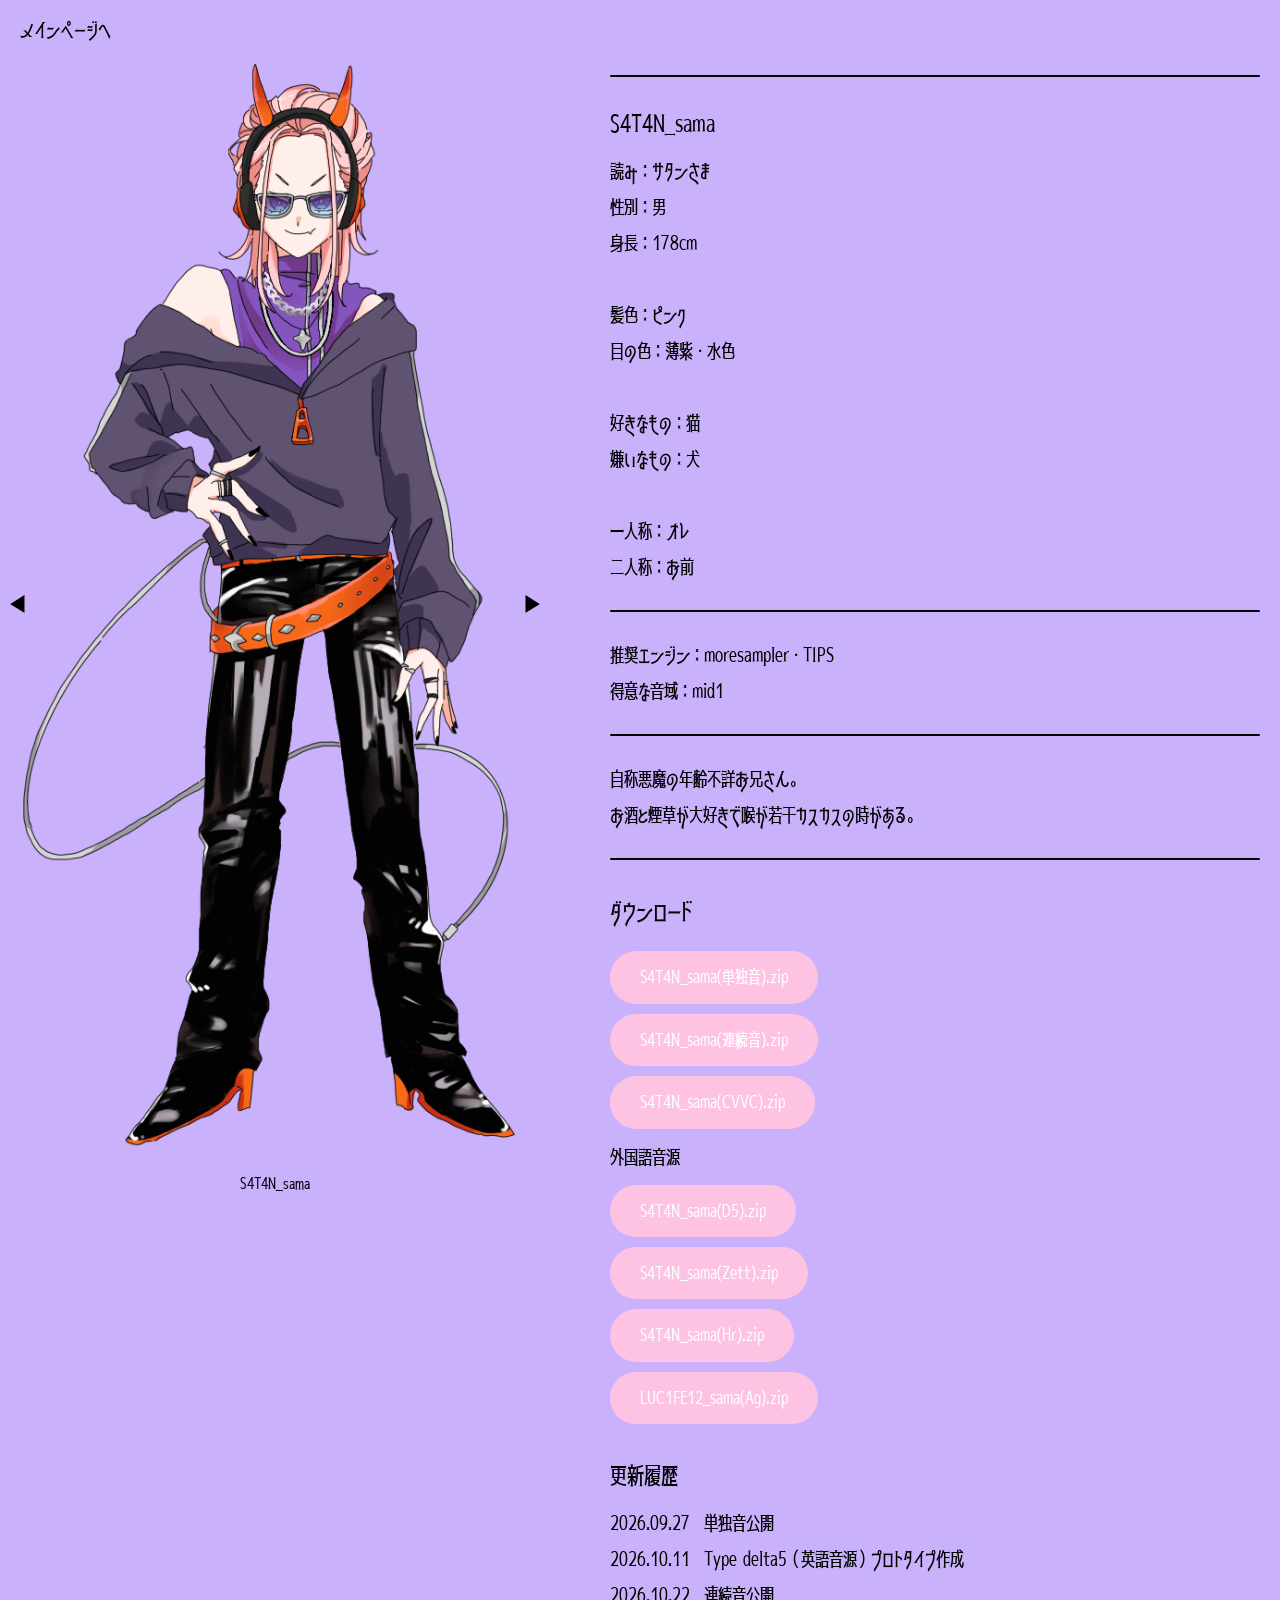
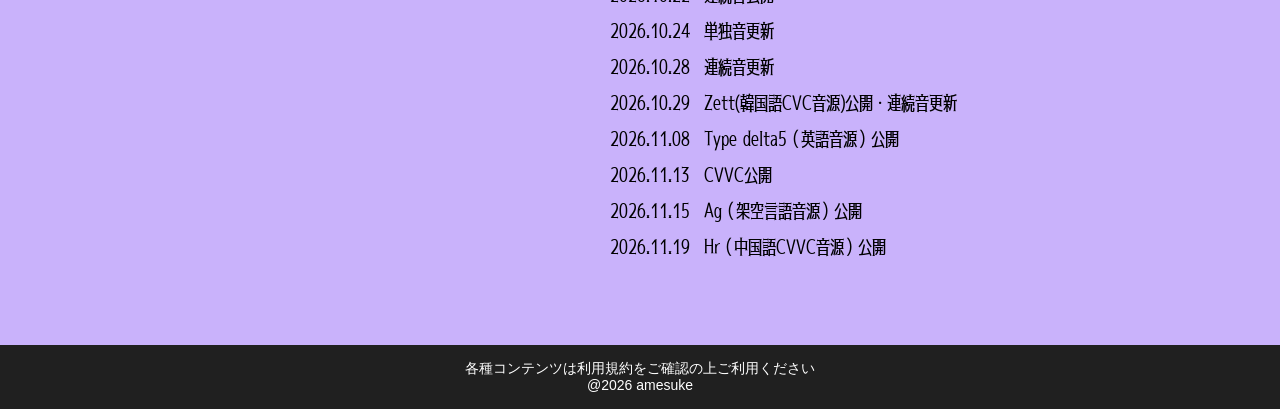
<file: public/member/S4T4N_sama.html>
<!DOCTYPE html>
<html lang="ja">

<head>
    <meta charset="UTF-8">
    <title>S4T4N_sama</title>
    <link rel="stylesheet" href="../css/S4T4N.css">
</head>

<body>

    <a href="../index.html" class="home-link">メインページへ</a>

    <main class="member-page">

        <!-- 左：立ち絵 -->
        <div class="character">
            <div class="character-image-area">
                <button class="character-arrow"
                        id="prev-character"
                        type="button"
                        aria-label="前の立ち絵">
                    ◀
                </button>

                <div class="character-display">
                    <img id="character-image"
                        src="../img/S4T4Nportrait.png"
                        alt="S4T4N_sama立ち絵">
                </div>

                <button class="character-arrow"
                        id="next-character"
                        type="button"
                        aria-label="次の立ち絵">
                    ▶
                </button>
            </div>

            <p id="character-description">S4T4N_sama</p>
        </div>


        <!-- 右：情報 -->
        <div class="member-info">

            <section class="profile">
                <hr>
                <h2>S4T4N_sama</h2>

                <p>
                    読み：サタンさま<br>
                    性別：男<br>
                    身長：178cm<br>
                    <br>
                    髪色：ピンク<br>
                    目の色：薄紫・水色<br>
                    <br>
                    好きなもの：猫<br>
                    嫌いなもの：犬<br>
                    <br>
                    一人称：オレ<br>
                    二人称：お前
                </p>
                <hr>
                <p>
                    推奨エンジン：moresampler・TIPS<br>
                    得意な音域：mid1
                </p>
                <hr>
                <p>
                    自称悪魔の年齢不詳お兄さん。<br>
                    お酒と煙草が大好きで喉が若干カスカスの時がある。
                </p>
                <hr>
            </section>


            <!-- <section class="audio">
                <h2>視聴</h2>

                <audio controls>
                    <source src="../audio/" type="audio/wav">
                    お使いのブラウザでは音声を再生できません。
                </audio>
            </section> -->


            <section class="download">
                <h2>ダウンロード</h2>

                <a href="https://github.com/Kanone5679/UTAU-zip-download-files/releases/download/amesuke/S4T4N_sama_tandokuon.zip" download>
                    S4T4N_sama(単独音).zip
                </a>

                <a href="https://github.com/Kanone5679/UTAU-zip-download-files/releases/download/amesuke/S4T4N_sama_renzokuon.zip" download>
                    S4T4N_sama(連続音).zip
                </a>

                <a href="https://github.com/Kanone5679/UTAU-zip-download-files/releases/download/amesuke/S4T4N_sama_CVVC.zip" download>
                    S4T4N_sama(CVVC).zip
                </a>

                <p>外国語音源</p>

                <a href="https://github.com/Kanone5679/UTAU-zip-download-files/releases/download/amesuke/S4T4N_sama_D5.zip" download>
                    S4T4N_sama(D5).zip
                </a>

                <a href="https://github.com/Kanone5679/UTAU-zip-download-files/releases/download/amesuke/S4T4N_sama_Zett.zip" download>
                    S4T4N_sama(Zett).zip
                </a>

                <a href="https://github.com/Kanone5679/UTAU-zip-download-files/releases/download/amesuke/S4T4N_sama_Hr.zip" download>
                    S4T4N_sama(Hr).zip
                </a>

                <a href="https://github.com/Kanone5679/UTAU-zip-download-files/releases/download/amesuke/LUC1FE12_sama_AG.zip" download>
                    LUC1FE12_sama(Ag).zip
                </a>
            </section>


            <section class="history">
                <h2>更新履歴</h2>

                <p>
                    2026.09.27　単独音公開<br>
                    2026.10.11　Type delta5（英語音源）プロトタイプ作成<br>
                    2026.10.22　連続音公開<br>
                    2026.10.24　単独音更新<br>
                    2026.10.28　連続音更新<br>
                    2026.10.29　Zett(韓国語CVC音源)公開・連続音更新<br>
                    2026.11.08　Type delta5（英語音源）公開<br>
                    2026.11.13　CVVC公開<br>
                    2026.11.15　Ag（架空言語音源）公開<br>
                    2026.11.19　Hr（中国語CVVC音源）公開
                </p>
            </section>

        </div>

    </main>


    <footer class="footer">
        <p>各種コンテンツは利用規約をご確認の上ご利用ください</p>
        <p>@2026 amesuke</p>
    </footer>

    <script>

    // 立ち絵の登録
    const characterImages = [

        {
            src: "../img/S4T4Nportrait.png",
            alt: "S4T4N_sama立ち絵",
            description: "S4T4N_sama"
        },

        {
            src: "../img/S4T4ND5tachie.png",
            alt: "S4T4N_sama(D5)立ち絵",
            description: "S4T4N_sama(D5)"
        },

        {
            src: "../img/S4T4NZetttachie.png",
            alt: "S4T4N_sama(Zett)立ち絵",
            description: "S4T4N_sama(Zett)"
        },

        {
            src: "../img/S4T4NHrtachie.png",
            alt: "S4T4N_sama(Hr)立ち絵",
            description: "S4T4N_sama(Hr)"
        },

        {
            src: "../img/LUC1FE12tachie.png",
            alt: "LUC1FE12_sama(Ag)立ち絵",
            description: "LUC1FE12_sama(Ag)"
        }

    ];

    // 立ち絵をあらかじめ読み込んでおく
    characterImages.forEach(function(data){
        const preload = new Image();
        preload.src = data.src;
    });

    let currentIndex = 0;

    // 表示を更新する処理
    function updateCharacter(){
        const image = document.getElementById("character-image");
        const description = document.getElementById("character-description");
        const data = characterImages[currentIndex];

        // フェードアウト
        image.classList.add("character-fade");
        description.classList.add("character-fade");

        setTimeout(function(){

            // 画像を切り替える
            image.src = data.src;
            image.alt = data.alt;
            description.textContent = data.description;

            // フェードイン
            image.classList.remove("character-fade");
            description.classList.remove("character-fade");

        }, 300);
    }

    // 前へ
    document.getElementById("prev-character").addEventListener("click", function(){

        currentIndex--;

        if(currentIndex < 0){
            currentIndex = characterImages.length - 1;
        }

        updateCharacter();

    });

    // 次へ
    document.getElementById("next-character").addEventListener("click", function(){

        currentIndex++;

        if(currentIndex >= characterImages.length){
            currentIndex = 0;
        }

        updateCharacter();

    });

    // 画像が1枚だけなら矢印を非表示
    if(characterImages.length <= 1){
        document.getElementById("prev-character").style.display = "none";
        document.getElementById("next-character").style.display = "none";
    }

    </script>

</body>
</html>
</file>
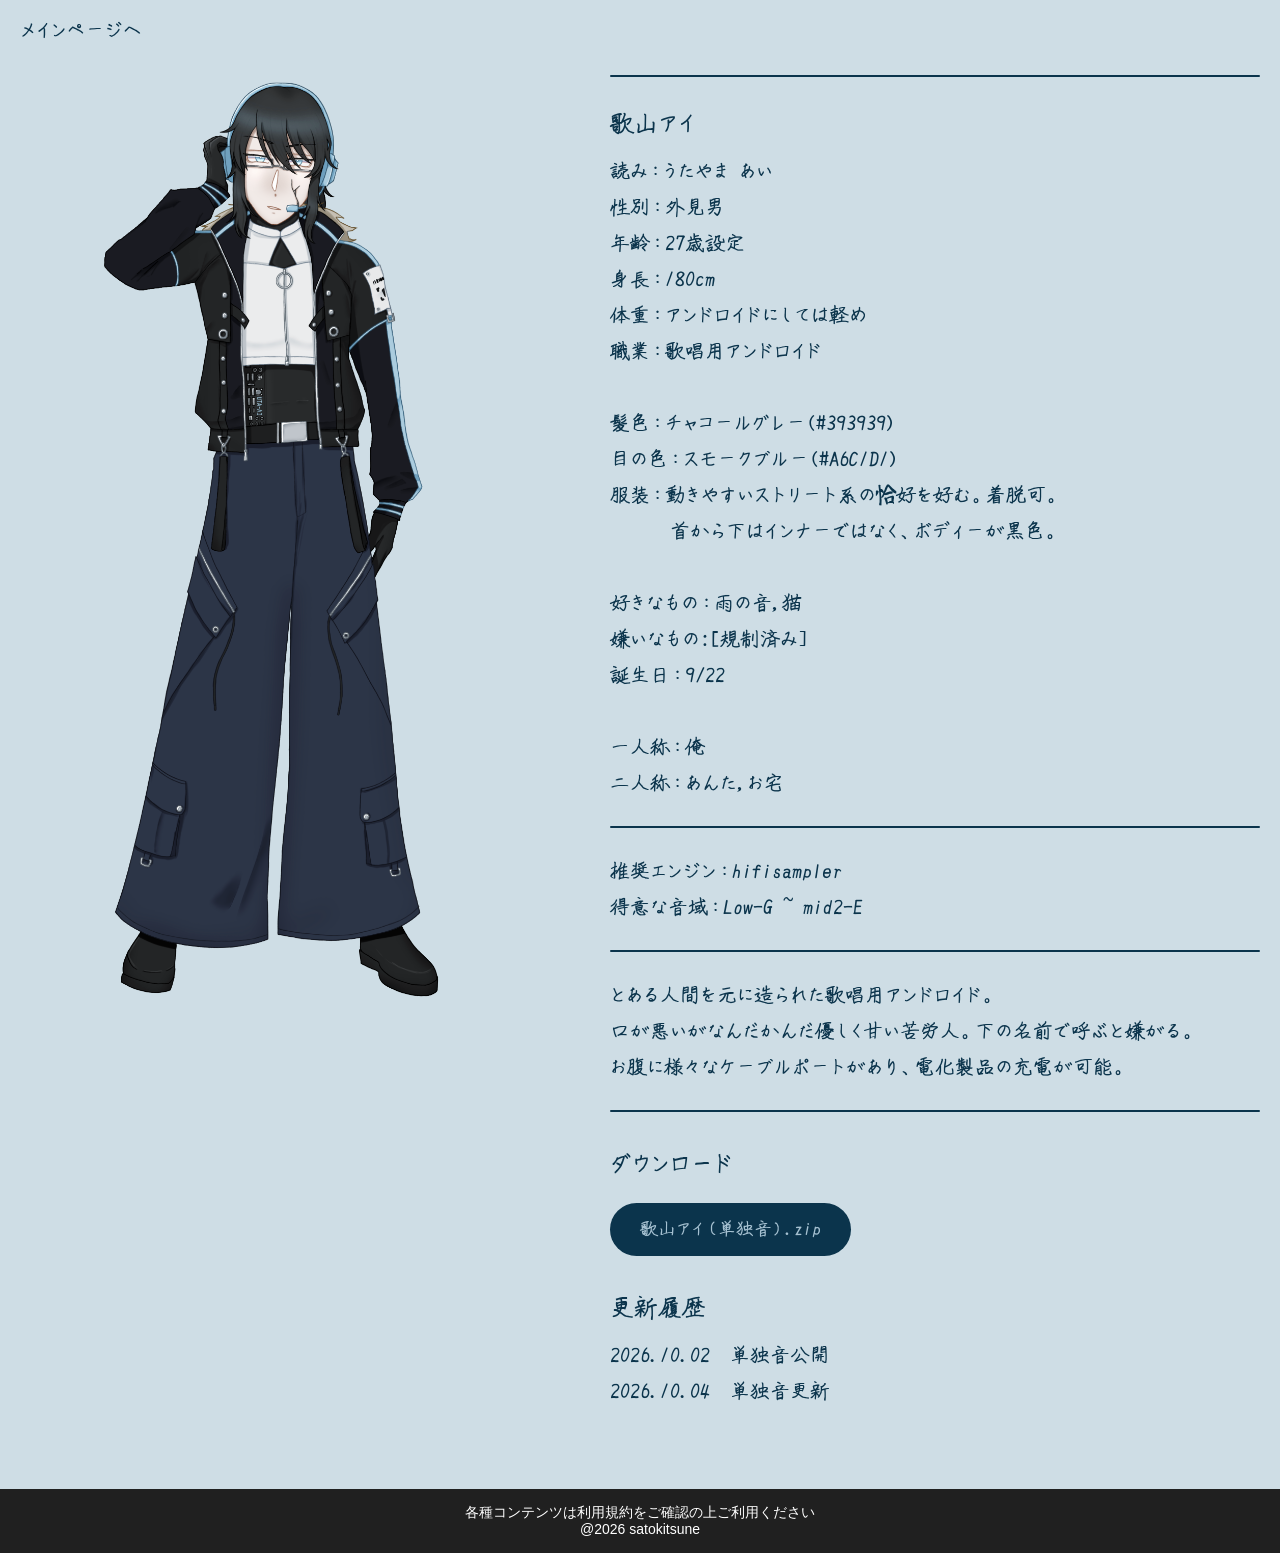
<file: public/member/utayama-ai.html>
<!DOCTYPE html>
<html lang="ja">

<head>
    <meta charset="UTF-8">
    <title>歌山アイ</title>
    <link rel="stylesheet" href="../css/ai.css">
</head>

<body>

    <a href="../index.html" class="home-link">メインページへ</a>

    <main class="member-page">

        <!-- 左：立ち絵 -->
        <div class="character">
            <img src="../img/aitachie.png" alt="歌山アイ立ち絵">
        </div>


        <!-- 右：情報 -->
        <div class="member-info">

            <section class="profile">
                <hr>
                <h2>歌山アイ</h2>

                <p>
                    読み：うたやま あい<br>
                    性別：外見男<br>
                    年齢：27歳設定<br>
                    身長：180cm<br>
                    体重：アンドロイドにしては軽め<br>
                    職業：歌唱用アンドロイド<br>
                    <br>
                    髪色：チャコールグレー(#393939)<br>
                    目の色：スモークブルー(#A6C1D1)<br>
                    服装：動きやすいストリート系の恰好を好む。着脱可。<br>
                    　　　首から下はインナーではなく、ボディーが黒色。<br>
                    <br>
                    好きなもの：雨の音,猫<br>
                    嫌いなもの:[規制済み]<br>
                    誕生日：9/22<br>
                    <br>
                    一人称：俺<br>
                    二人称：あんた,お宅<br>
                </p>
                <hr>
                <p>
                    推奨エンジン：hifisampler<br>
                    得意な音域：Low-G ~ mid2-E<br>
                </p>
                <hr> 
                <p>
                    とある人間を元に造られた歌唱用アンドロイド。<br>
                    口が悪いがなんだかんだ優しく甘い苦労人。下の名前で呼ぶと嫌がる。<br>
                    お腹に様々なケーブルポートがあり、電化製品の充電が可能。  
                </p>
                <hr>
            </section>


            <section class="download">
                <h2>ダウンロード</h2>

                <a href="https://github.com/Kanone5679/UTAU-zip-download-files/releases/download/satokitsune/utayamaai_tandokuon.zip" download>
                    歌山アイ（単独音）.zip
                </a>
            </section>


            <section class="history">
                <h2>更新履歴</h2>

                <p>
                    2026.10.02　単独音公開<br>
                    2026.10.04　単独音更新
                </p>
            </section>

        </div>

    </main>


    <footer class="footer">
        <p>各種コンテンツは利用規約をご確認の上ご利用ください</p>
        <p>@2026 satokitsune</p>
    </footer>

</body>
</html>
</file>
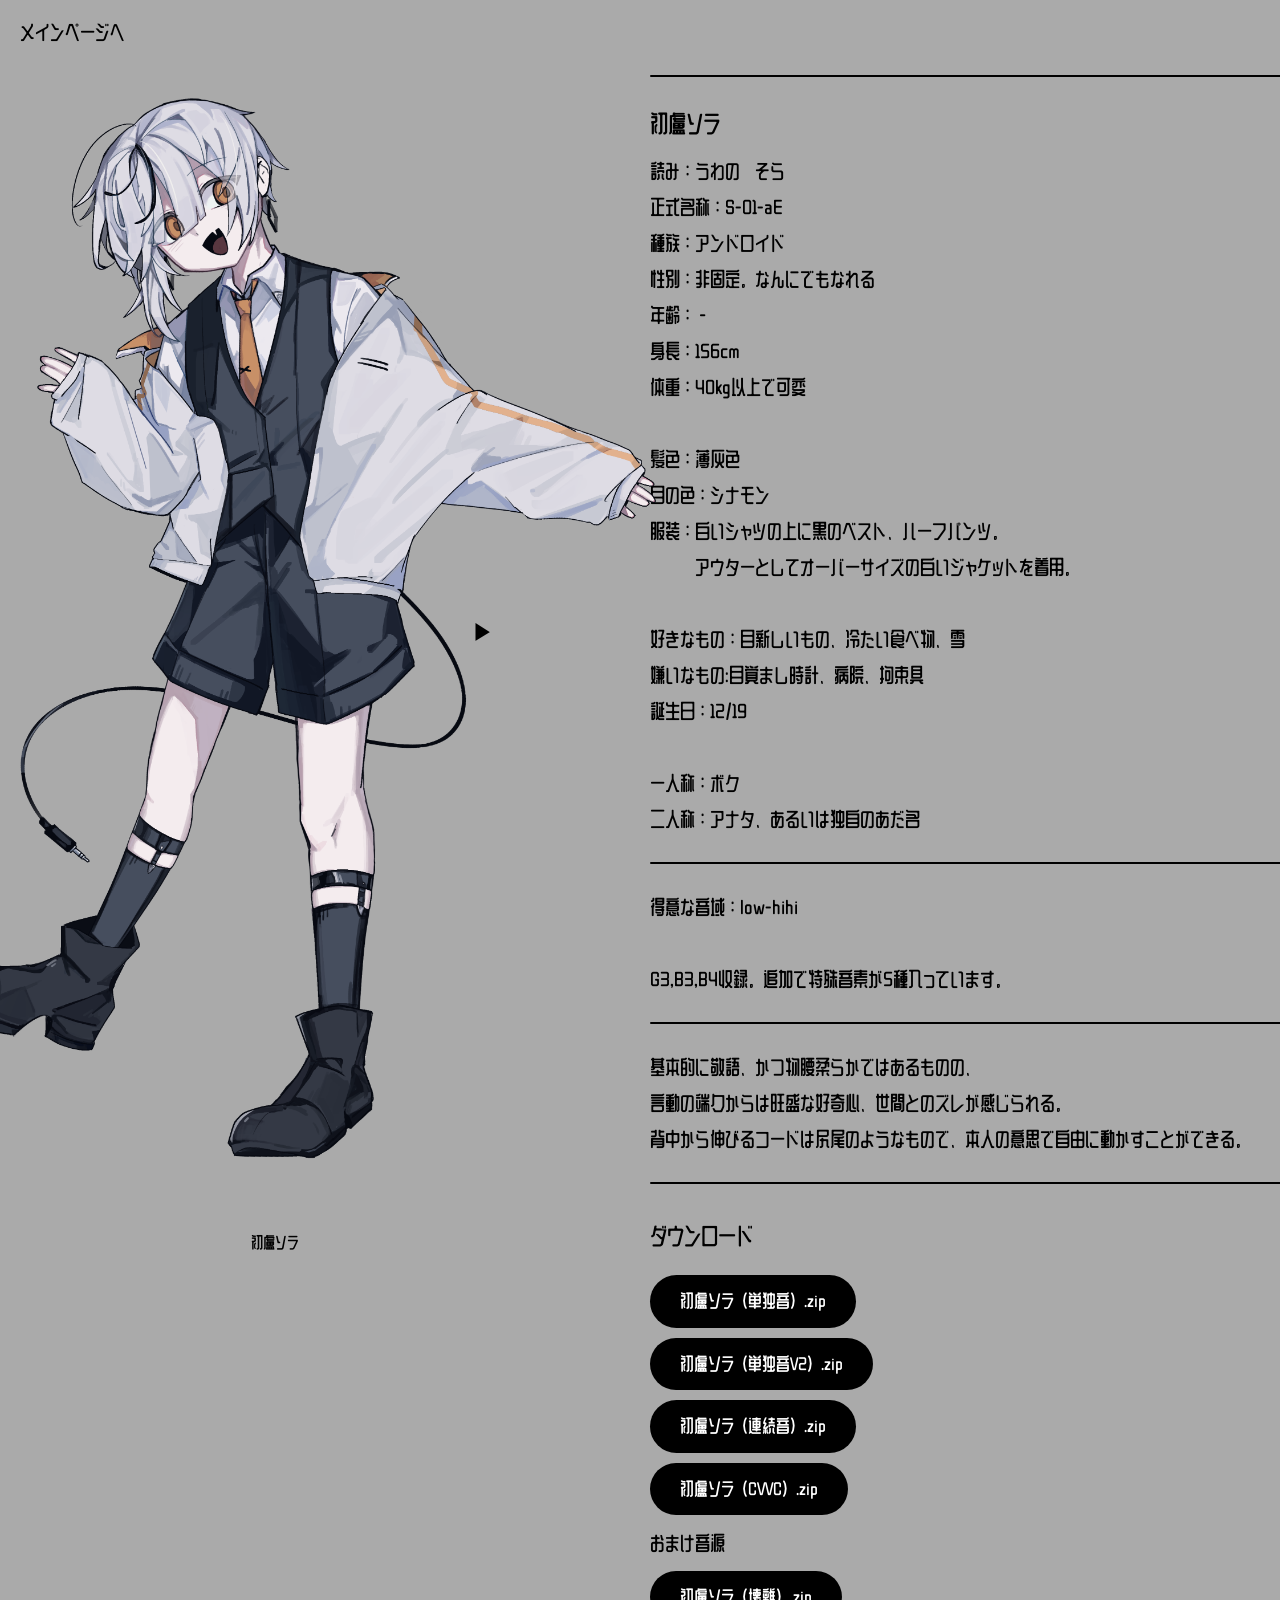
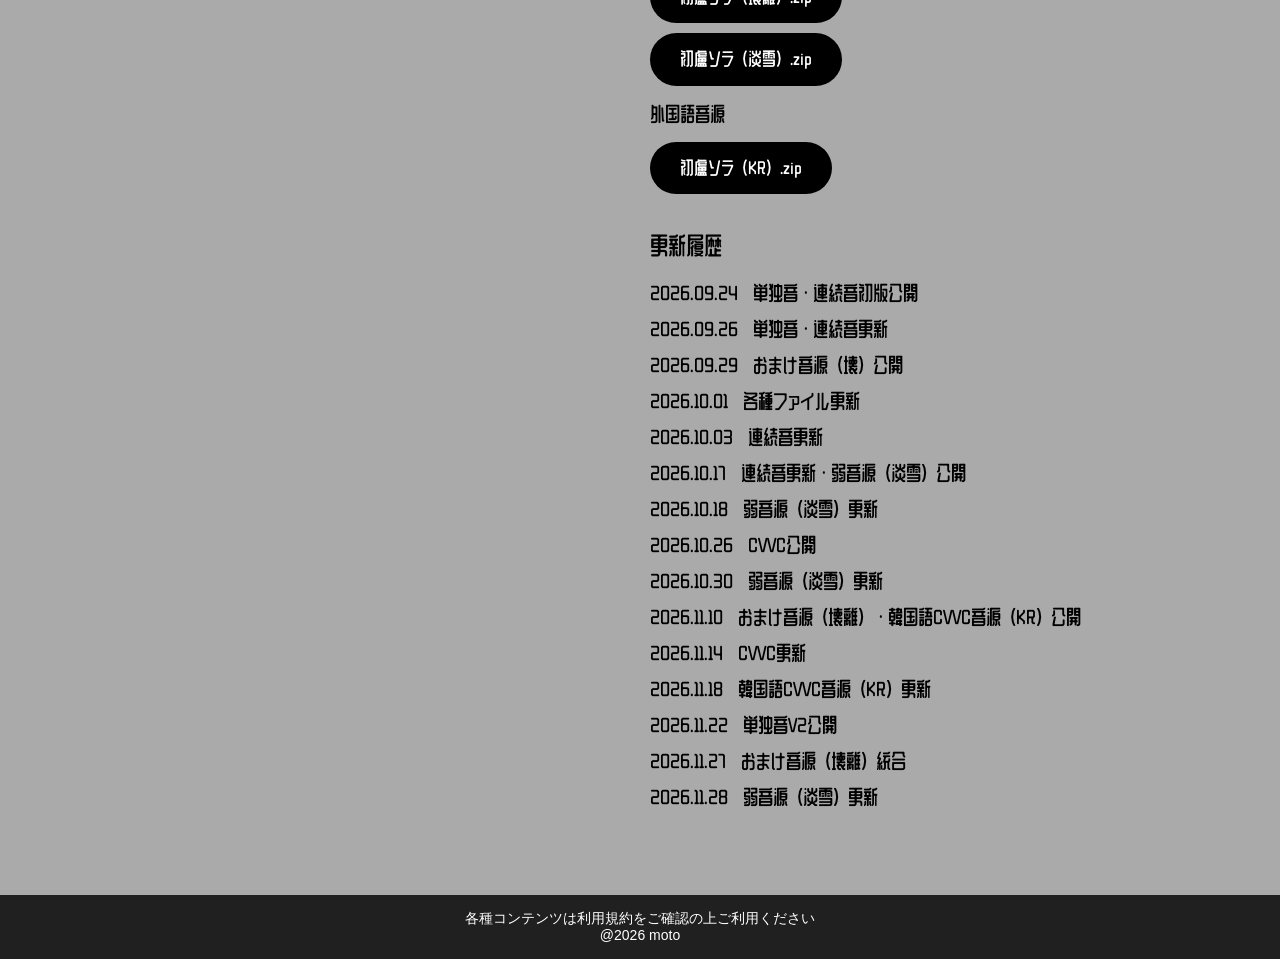
<file: public/member/uwano-sora.html>
<!DOCTYPE html>
<html lang="ja">

<head>
    <meta charset="UTF-8">
    <title>初盧ソラ</title>
    <link rel="stylesheet" href="../css/sora.css">
</head>

<body>

    <a href="../index.html" class="home-link">メインページへ</a>

    <main class="member-page">

        <!-- 左：立ち絵 -->
        <div class="character">
            <div class="character-image-area">
                <button class="character-arrow"
                        id="prev-character"
                        type="button"
                        aria-label="前の立ち絵">
                    ◀
                </button>

                <div class="character-display">
                    <img id="character-image"
                        src="../img/soratachie.png"
                        alt="初盧ソラ立ち絵">
                </div>

                <button class="character-arrow"
                        id="next-character"
                        type="button"
                        aria-label="次の立ち絵">
                    ▶
                </button>
            </div>

            <p id="character-description">初盧ソラ</p>
        </div>


        <!-- 右：情報 -->
        <div class="member-info">

            <section class="profile">
                <hr>
                <h2>初盧ソラ</h2>

                <p>
                    読み：うわの　そら<br>
                    正式名称：S-01-aE<br>
                    種族：アンドロイド<br>
                    性別：非固定。なんにでもなれる<br>
                    年齢：－<br>
                    身長：156cm<br>
                    体重：40kg以上で可変<br>
                    <br>
                    髪色：薄灰色<br>
                    目の色：シナモン<br>
                    服装：白いシャツの上に黒のベスト、ハーフパンツ。<br>
                    　　　アウターとしてオーバーサイズの白いジャケットを着用。<br>
                    <br>
                    好きなもの：目新しいもの、冷たい食べ物、雪<br>
                    嫌いなもの:目覚まし時計、病院、拘束具<br>
                    誕生日：12/19<br>
                    <br>
                    一人称：ボク<br>
                    二人称：アナタ、あるいは独自のあだ名<br>
                </p>
                <hr>
                <p>
                    得意な音域：low-hihi<br>
                    <br>
                    G3,B3,B4収録。追加で特殊音素が5種入っています。
                </p>
                <hr>
                <p>
                    基本的に敬語、かつ物腰柔らかではあるものの、<br>
                    言動の端々からは旺盛な好奇心、世間とのズレが感じられる。<br>
                    背中から伸びるコードは尻尾のようなもので、本人の意思で自由に動かすことができる。
                </p>
                <hr>
            </section>


            <section class="download">
                <h2>ダウンロード</h2>

                <a href="https://github.com/Kanone5679/UTAU-zip-download-files/releases/download/motoshita/uwanosora_tandokuon.zip" download>
                    初盧ソラ（単独音）.zip
                </a>

                <a href="https://github.com/Kanone5679/UTAU-zip-download-files/releases/download/motoshita/uwanosora_tandokuonV2.zip" download>
                    初盧ソラ（単独音V2）.zip
                </a>

                <a href="https://github.com/Kanone5679/UTAU-zip-download-files/releases/download/motoshita/uwanosora_renzokuon.zip" download>
                    初盧ソラ（連続音）.zip
                </a>

                <a href="https://github.com/Kanone5679/UTAU-zip-download-files/releases/download/motoshita/uwanosora_cvvc.zip" download>
                    初盧ソラ（CVVC）.zip
                </a>

                <p>おまけ音源</p>

                <!-- <a href="https://github.com/Kanone5679/UTAU-zip-download-files/releases/download/motoshita/uwanosora_kai.zip" download>
                    初盧ソラ（壊）.zip
                </a>

                <a href="https://github.com/Kanone5679/UTAU-zip-download-files/releases/download/motoshita/uwanosora_kairi_CV.zip" download>
                    初盧ソラ（壊離-cv）.zip
                </a> -->

                <a href="https://github.com/Kanone5679/UTAU-zip-download-files/releases/download/motoshita/uwanosora_kairi.zip" download>
                    初盧ソラ（壊離）.zip
                </a>

                <a href="https://github.com/Kanone5679/UTAU-zip-download-files/releases/download/motoshita/uwanosora_awayuki.zip" download>
                    初盧ソラ（淡雪）.zip
                </a>

                <p>外国語音源</p>

                <a href="https://github.com/Kanone5679/UTAU-zip-download-files/releases/download/motoshita/uwanosora_KR.zip" download>
                    初盧ソラ（KR）.zip
                </a>
            </section>


            <section class="history">
                <h2>更新履歴</h2>

                <p>
                    2026.09.24　単独音・連続音初版公開<br>
                    2026.09.26　単独音・連続音更新<br>
                    2026.09.29　おまけ音源（壊）公開<br>
                    2026.10.01　各種ファイル更新<br>
                    2026.10.03　連続音更新<br>
                    2026.10.17　連続音更新・弱音源（淡雪）公開<br>
                    2026.10.18　弱音源（淡雪）更新<br>
                    2026.10.26　CVVC公開<br>
                    2026.10.30　弱音源（淡雪）更新<br>
                    2026.11.10　おまけ音源（壊離）・韓国語CVVC音源（KR）公開<br>
                    2026.11.14　CVVC更新<br>
                    2026.11.18　韓国語CVVC音源（KR）更新<br>
                    2026.11.22　単独音V2公開<br>
                    2026.11.27　おまけ音源（壊離）統合<br>
                    2026.11.28　弱音源（淡雪）更新
                </p>
            </section>

        </div>

    </main>


    <footer class="footer">
        <p>各種コンテンツは利用規約をご確認の上ご利用ください</p>
        <p>@2026 moto</p>
    </footer>

    <script>

    // 立ち絵の登録
    const characterImages = [

        {
            src: "../img/soratachie.png",
            alt: "初盧ソラ立ち絵",
            description: "初盧ソラ"
        },

        {
            src: "../img/sorakairitachie.png",
            alt: "初盧ソラ-壊離立ち絵",
            description: "初盧ソラ-壊離"
        },

        {
            src: "../img/soraawayukitachie.png",
            alt: "初盧ソラ-淡雪立ち絵",
            description: "初盧ソラ-淡雪"
        },

        {
            src: "../img/soraKRtachie.png",
            alt: "初盧ソラ-KR立ち絵",
            description: "初盧ソラ-KR"
        }

    ];

    // 立ち絵をあらかじめ読み込んでおく
    characterImages.forEach(function(data){
        const preload = new Image();
        preload.src = data.src;
    });

    let currentIndex = 0;

    // 表示を更新する処理
    function updateCharacter(){
        const image = document.getElementById("character-image");
        const description = document.getElementById("character-description");
        const data = characterImages[currentIndex];

        // フェードアウト
        image.classList.add("character-fade");
        description.classList.add("character-fade");

        setTimeout(function(){

            // 画像を切り替える
            image.src = data.src;
            image.alt = data.alt;
            description.textContent = data.description;

            // フェードイン
            image.classList.remove("character-fade");
            description.classList.remove("character-fade");

        }, 300);
    }

    // 前へ
    document.getElementById("prev-character").addEventListener("click", function(){

        currentIndex--;

        if(currentIndex < 0){
            currentIndex = characterImages.length - 1;
        }

        updateCharacter();

    });

    // 次へ
    document.getElementById("next-character").addEventListener("click", function(){

        currentIndex++;

        if(currentIndex >= characterImages.length){
            currentIndex = 0;
        }

        updateCharacter();

    });

    // 画像が1枚だけなら矢印を非表示
    if(characterImages.length <= 1){
        document.getElementById("prev-character").style.display = "none";
        document.getElementById("next-character").style.display = "none";
    }

    </script>

</body>
</html>
</file>
<file: public/css/style.css>
/* ーーーーー フォント ーーーーー */
/* タイトル用フォント */
@font-face{
    font-family: "TitleFont";
    src: url("../font/MOBO/MOBO-Bold.otf") format("opentype");
}

/* 本文用フォント */
@font-face{
    font-family: "BodyFont";
    src: url("../font/MOBO/MOBO-SemiBold.otf") format("opentype");
}

/* フッター用フォント */
@font-face{
    font-family: "footerFont";
    src: url("../font/MOBO/MOBO-ExtraLight.otf") format("opentype");
}

/* ーーーーー 全体 ーーーーー */
body{
    margin:0;
    min-height: 100vh;
    display: flex;
    flex-direction: column;
    background:#AAAAAA;
    color:#000000;
    font-family: "BodyFont", sans-serif;
}

/* ーーーーー タイトル ーーーーー */
h1{
    color:#FFFFFF;
    font-family:"TitleFont", sans-serif;
    font-size:48px;
    font-weight:normal;
    text-align:center;

    margin:40px 0 5px;
}

/* ーーーーー 説明文 ーーーーー */
.tou-section h3 {
    color:#FFFFFF;
    font-family:"BodyFont", sans-serif;
    font-size:18px;
    font-weight:normal;
    text-align:center;
    margin:0 0 5px;
}

.tou-section .TOU-url {
    display:block;
    color:#55131E;
    text-decoration:none;
    font-size:18px;
    text-align:center;
    margin-bottom: 56px;
}

.tou-section .TOU-url:hover {
    text-decoration: underline;
}

/* ーーーーー 本文エリア ーーーーー */
.content{
    width: 280px;
    margin:0 auto 56px;
    font-size:24px;
    line-height:1.8;
    font-family: "BodyFont", sans-serif;
}

main {
    margin-bottom: 100px;
}

/* ーーーーー 各ブロック ーーーーー */
.link-block{
    /* text-align: left; */
    text-align:center;
    margin-bottom: 1em;
}

.link-block h2{
    font-size:24px;
    font-weight:normal;
    margin:0 0 4px;
}

/* ーーーーー リンク ーーーーー */
.link-block a{
    display:block;
    color:#55131E;
    text-decoration:none;
    font-size:18px;
}

.link-block a::before{
    content:" - ";
    margin-left: 6px;
    margin-right: 6px;
    display: inline-block;
    text-decoration:none;
    color:#000000;
    font-size:18px;
}

/* ホバー時下線表示 */
.link-block a:hover{
    text-decoration:underline;
}

/* ーーーーー フッター ーーーーー */
.footer{
    width: 100%;
    margin-top: auto;
    /* margin-top: 0; */
    padding: 15px 0;
    text-align:center;
    background-color:#202020;
}

.footer p{
    margin:0;
    font-family:"footerFont", sans-serif;
    font-size:14px;
    line-height:1.2;
    color:#FFFFFF;
}
</file>
<file: public/css/TOU.css>
/* ーーーーー フォント ーーーーー */
/* タイトル用フォント */
@font-face{
    font-family: "TitleFont";
    src: url("../font/MOBO-Bold.otf") format("opentype");
}

/* 本文用フォント */
@font-face{
    font-family: "BodyFont";
    src: url("../font/MOBO-SemiBold.otf") format("opentype");
}

/* フッター用フォント */
@font-face{
    font-family: "footerFont";
    src: url("../font/MOBO-ExtraLight.otf") format("opentype");
}

/* ーーーーー 全体 ーーーーー */
body{
    margin:0;
    min-height: 100vh;
    display: flex;
    flex-direction: column;
    background:#AAAAAA;
    color:#000000;
    font-family: "BodyFont", sans-serif;
}

/* ーーーーー タイトル ーーーーー */
h1{
    color:#FFFFFF;
    font-family:"TitleFont", sans-serif;
    font-size:48px;
    font-weight:normal;
    text-align:center;

    margin:40px 0 20px;
}

/* ーーーーー 見出し ーーーーー */
h2{
    color:#000000;
    font-family:"TitleFont", sans-serif;
    font-size:24px;
    font-weight:normal;
    text-align: left;
}

/* ーーーーー メインページへ ーーーーー */
.home-link{
    position:fixed;
    top:20px;
    left:20px;

    color:#55131E;
    font-size:20px;
    text-decoration:none;
}

.home-link:hover {
    text-decoration: underline;
}

/* ーーーーー 本文エリア ーーーーー */
.content{
    color:#000000;
    font-family: "BodyFont", sans-serif;
    width: 1000px;
    margin:0 auto 56px;
    font-size:18px;
    line-height:1.8;
    text-align: left;
}

/* 区切り線 */
hr{
    border:none;
    height: 2px;
    background: #2F2339;
    border-radius: 999px;
    margin:25px 0;
}

/* ーーーーー フッター ーーーーー */
.footer{
    width: 100%;
    margin-top: auto;
    padding: 15px 0;
    text-align:center;
    background-color:#202020;
}

.footer p{
    margin:0;
    font-family:"footerFont", sans-serif;
    font-size:14px;
    line-height:1.2;
    color:#FFFFFF;
}
</file>
<file: public/css/K-803.css>
/* ーーーーー フォント ーーーーー */
@font-face{
    font-family: "BodyFont";
    src: url("../font/Kaisotai-Next-UP-B.ttf") format("truetype");
}

/* ーーーーー 全体 ーーーーー */
body{
    margin:0;
    min-height: 100vh;
    display: flex;
    flex-direction: column;
    background:#FFFFFF;
    color:#9c4604;
    font-family: "BodyFont", sans-serif;
}

/* ========================================
   個別ページ
======================================== */

.member-page{
    width:1400px;
    margin:50px auto;

    display:flex;
    align-items:flex-start;
    gap:60px;
}

/* ーーーーー メインページへ ーーーーー */
.home-link{
    position:fixed;
    top:20px;
    left:20px;

    color:#9c4604;
    font-size:20px;
    text-decoration:none;
}

.home-link:hover{
    text-decoration:underline;
}

/* ========================================
   左：立ち絵
======================================== */

/* .character{
    width:550px;
    flex-shrink:0;

    display:flex;
    justify-content:center;
    align-items:flex-start;
}

.character img{
    max-width:100%;
    max-height:1600px;

    width:auto;
    height:auto;

    object-fit:contain;
} */

.character{
    width:550px;
    display:flex;
    flex-direction:column;
    align-items:center;
}

/* 画像と矢印 */

.character-image-area{
    position:relative;
    display:flex;
    justify-content:center;
    align-items:center;
    width:100%;
}

.character-image-area img{
    display:block;
    max-width:100%;
    max-height:1600px;
    width:auto;
    height:auto;
    object-fit:contain;
}

/* 矢印 */

.character-arrow{
    position:absolute;
    top:50%;
    transform:translateY(-50%);
    z-index:10;

    border:none;
    background:transparent;
    font-size:22px;
    color:#9c4604;
    cursor:pointer;
}

#prev-character{
    left:0;
}

#next-character{
    right:0;
}

/* フェード効果 */

.character-image-area img,
#character-description{
    opacity:1;
    transition: opacity 0.3s ease;
}

.character-fade{
    opacity:0 !important;
}


/* ========================================
   右：情報
======================================== */

.member-info{
    width:650px;

    font-size:22px;
    line-height:1.8;
}


/* 各セクション */

.member-info section{
    margin-bottom:30px;
}


/* 見出し */

.member-info h2{
    font-size:26px;
    font-weight:normal;

    margin:0 0 8px;
}


/* プロフィール・更新履歴 */

.member-info p{
    margin:0;
}

/* 区切り線 */
hr{
    border:none;
    height: 2px;
    background: #FA8022;
    border-radius: 999px;
    margin:25px 0;
}

/* ========================================
   音声
======================================== */

/* .audio audio{
    width:100%;
} */


/* ========================================
   ZIPダウンロード
======================================== */
.download {
    display: flex;
    flex-direction: column;
    gap: 10px;
    align-items: flex-start;
}

.download a{
    display:inline-block;

    padding:10px 30px;

    border-radius:999px;

    background:#FA8022;
    color:#FFFFFF;

    font-size:18px;
    text-decoration:none;
}

.download a:hover{
    background:#FFFFFF;
    color:#FA8022;
}


/* ========================================
   フッター
======================================== */
.footer{
    width: 100%;
    margin-top: auto;
    padding: 15px 0;
    text-align:center;
    background-color:#202020;
}

.footer p{
    margin:0;
    font-family:"footerFont", sans-serif;
    font-size:14px;
    line-height:1.2;
    color:#FFFFFF;
}
</file>
<file: public/css/puraumo.css>
/* ーーーーー フォント ーーーーー */
@font-face{
    font-family: "BodyFont";
    src: url("../font/Kaisotai-Next-UP-B.ttf") format("truetype");
}

/* ーーーーー 全体 ーーーーー */
body{
    margin:0;
    min-height: 100vh;
    display: flex;
    flex-direction: column;
    background:#FFFFFF;
    color:#000000;
    font-family: "BodyFont", sans-serif;
}

/* ========================================
   個別ページ
======================================== */

.member-page{
    width:1400px;
    margin:50px auto;

    display:flex;
    align-items:flex-start;
    gap:80px;
}

/* ーーーーー メインページへ ーーーーー */
.home-link{
    position:fixed;
    top:20px;
    left:20px;

    color:#000000;
    font-size:20px;
    text-decoration:none;
}

.home-link:hover{
    text-decoration:underline;
}

/* ========================================
   左：立ち絵
======================================== */

.character{
    width:550px;
    flex-shrink:0;

    display:flex;
    justify-content:center;
    align-items:flex-start;
}

.character img{
    max-width:150%;
    max-height:1600px;

    width:auto;
    height:auto;

    object-fit:contain;
}


/* ========================================
   右：情報
======================================== */

.member-info{
    width:650px;

    font-size:22px;
    line-height:1.8;
}


/* 各セクション */

.member-info section{
    margin-bottom:30px;
}


/* 見出し */

.member-info h2{
    font-size:26px;
    font-weight:normal;

    margin:0 0 8px;
}


/* プロフィール・更新履歴 */

.member-info p{
    margin:0;
}

/* 区切り線 */
hr{
    border:none;
    height: 2px;
    background: #000000;
    border-radius: 999px;
    margin:25px 0;
}

/* ========================================
   音声
======================================== */

/* .audio audio{
    width:100%;
} */


/* ========================================
   ZIPダウンロード
======================================== */

.download {
    display: flex;
    flex-direction: column;
    gap: 10px;
    align-items: flex-start;
}

.download a{
    display:inline-block;

    padding:10px 30px;

    border-radius:999px;

    background:#000000;
    color:#FFFFFF;

    font-size:18px;
    text-decoration:none;
}

.download a:hover{
    background:#FFFFFF;
    color:#000000;
}


/* ========================================
   フッター
======================================== */
.footer{
    width: 100%;
    margin-top: auto;
    padding: 15px 0;
    text-align:center;
    background-color:#202020;
}

.footer p{
    margin:0;
    font-family:"footerFont", sans-serif;
    font-size:14px;
    line-height:1.2;
    color:#FFFFFF;
}
</file>
<file: public/css/sato.css>
/* ーーーーー フォント ーーーーー */
@font-face{
    font-family: "BodyFont";
    src: url("../font/851MkPOP_101.ttf") format("truetype");
}

/* ーーーーー 全体 ーーーーー */
body{
    margin:0;
    min-height: 100vh;
    display: flex;
    flex-direction: column;
    background:#FFFFFF;
    color:#0094FF;
    font-family: "BodyFont", sans-serif;
}

/* ========================================
   個別ページ
======================================== */

.member-page{
    width:1400px;
    margin:50px auto;

    display:flex;
    align-items:flex-start;
    gap:60px;
}

/* ーーーーー メインページへ ーーーーー */
.home-link{
    position:fixed;
    top:20px;
    left:20px;

    color:#0094FF;
    font-size:20px;
    text-decoration:none;
}

.home-link:hover{
    text-decoration:underline;
}

/* ========================================
   左：立ち絵
======================================== */

.character{
    width:550px;
    flex-shrink:0;

    display:flex;
    justify-content:center;
    align-items:flex-start;
}

.character img{
    max-width:100%;
    max-height:1600px;

    width:auto;
    height:auto;

    object-fit:contain;
}


/* ========================================
   右：情報
======================================== */

.member-info{
    width:650px;

    font-size:20px;
    line-height:1.8;
}


/* 各セクション */

.member-info section{
    margin-bottom:30px;
}


/* 見出し */

.member-info h2{
    font-size:24px;
    font-weight:normal;

    margin:0 0 8px;
}


/* プロフィール・更新履歴 */

.member-info p{
    margin:0;
}

/* 区切り線 */
hr{
    border:none;
    height: 2px;
    background: #0094FF;
    border-radius: 999px;
    margin:25px 0;
}


/* ========================================
   ZIPダウンロード
======================================== */

.download {
    display: flex;
    flex-direction: column;
    gap: 10px;
    align-items: flex-start;
}

.download a{
    display:inline-block;

    padding:10px 30px;

    border-radius:999px;

    background:#0094FF;
    color:#FFFFFF;

    font-size:18px;
    text-decoration:none;
}

.download a:hover{
    background:#FFFFFF;
    color:#0094FF;
}


/* ========================================
   フッター
======================================== */
.footer{
    width: 100%;
    margin-top: auto;
    padding: 15px 0;
    text-align:center;
    background-color:#202020;
}

.footer p{
    margin:0;
    font-family:"footerFont", sans-serif;
    font-size:14px;
    line-height:1.2;
    color:#FFFFFF;
}
</file>
<file: public/css/M1CH4E1.css>
/* ーーーーー フォント ーーーーー */
@font-face{
    font-family: "BodyFont";
    src: url("../font/HakkouMincho.ttf") format("truetype");
}

/* ーーーーー 全体 ーーーーー */
body{
    margin:0;
    min-height: 100vh;
    display: flex;
    flex-direction: column;
    background:#fec3cf;
    color:#000000;
    font-family: "BodyFont", sans-serif;
}

/* ========================================
   個別ページ
======================================== */

.member-page{
    width:1400px;
    margin:50px auto;

    display:flex;
    align-items:flex-start;
    gap:60px;
}

/* ーーーーー メインページへ ーーーーー */
.home-link{
    position:fixed;
    top:20px;
    left:20px;

    color:#000000;
    font-size:20px;
    text-decoration:none;
}

.home-link:hover{
    text-decoration:underline;
}

/* ========================================
   左：立ち絵
======================================== */

.character{
    width:550px;
    flex-shrink:0;

    display:flex;
    justify-content:center;
    align-items:flex-start;
}

.character img{
    max-width:100%;
    max-height:1600px;

    width:auto;
    height:auto;

    object-fit:contain;
}


/* ========================================
   右：情報
======================================== */

.member-info{
    width:650px;

    font-size:20px;
    line-height:1.8;
}


/* 各セクション */

.member-info section{
    margin-bottom:30px;
}


/* 見出し */

.member-info h2{
    font-size:24px;
    font-weight:normal;

    margin:0 0 8px;
}


/* プロフィール・更新履歴 */

.member-info p{
    margin:0;
}

/* 区切り線 */
hr{
    border:none;
    height: 2px;
    background: #000000;
    border-radius: 999px;
    margin:25px 0;
}

/* ========================================
   音声
======================================== */

/* .audio audio{
    width:100%;
} */


/* ========================================
   ZIPダウンロード
======================================== */

.download {
    display: flex;
    flex-direction: column;
    gap: 10px;
    align-items: flex-start;
}

.download a{
    display:inline-block;

    padding:10px 30px;

    border-radius:999px;

    background:#fec3e3;
    color:#FFFFFF;

    font-size:18px;
    text-decoration:none;
}

.download a:hover{
    background:#FFFFFF;
    color:#fec3e3;
}


/* ========================================
   フッター
======================================== */
.footer{
    width: 100%;
    margin-top: auto;
    padding: 15px 0;
    text-align:center;
    background-color:#202020;
}

.footer p{
    margin:0;
    font-family:"footerFont", sans-serif;
    font-size:14px;
    line-height:1.2;
    color:#FFFFFF;
}
</file>
<file: public/css/MA-33.css>
/* ーーーーー フォント ーーーーー */
@font-face{
    font-family: "BodyFont";
    src: url("../font/Kaisotai-Next-UP-B.ttf") format("truetype");
}

/* ーーーーー 全体 ーーーーー */
body{
    margin:0;
    min-height: 100vh;
    display: flex;
    flex-direction: column;
    background:#cfe4b6;
    color:#053a19;
    font-family: "BodyFont", sans-serif;
}

/* ========================================
   個別ページ
======================================== */

.member-page{
    width:1400px;
    margin:50px auto;

    display:flex;
    align-items:flex-start;
    gap:60px;
}

/* ーーーーー メインページへ ーーーーー */
.home-link{
    position:fixed;
    top:20px;
    left:20px;

    color:#053a19;
    font-size:20px;
    text-decoration:none;
}

.home-link:hover{
    text-decoration:underline;
}

/* ========================================
   左：立ち絵
======================================== */

.character{
    width:550px;
    flex-shrink:0;

    display:flex;
    justify-content:center;
    align-items:flex-start;
}

.character img{
    max-width:100%;
    max-height:1600px;

    width:auto;
    height:auto;

    object-fit:contain;
}


/* ========================================
   右：情報
======================================== */

.member-info{
    width:650px;

    font-size:22px;
    line-height:1.8;
}


/* 各セクション */

.member-info section{
    margin-bottom:30px;
}


/* 見出し */

.member-info h2{
    font-size:26px;
    font-weight:normal;

    margin:0 0 8px;
}


/* プロフィール・更新履歴 */

.member-info p{
    margin:0;
}

/* 区切り線 */
hr{
    border:none;
    height: 2px;
    background: #053a19;
    border-radius: 999px;
    margin:25px 0;
}


/* ========================================
   ZIPダウンロード
======================================== */

.download {
    display: flex;
    flex-direction: column;
    gap: 10px;
    align-items: flex-start;
}

.download a{
    display:inline-block;

    padding:10px 30px;

    border-radius:999px;

    background:#053a19;
    color:#FFFFFF;

    font-size:18px;
    text-decoration:none;
}

.download a:hover{
    background:#FFFFFF;
    color:#053a19;
}


/* ========================================
   フッター
======================================== */
.footer{
    width: 100%;
    margin-top: auto;
    padding: 15px 0;
    text-align:center;
    background-color:#202020;
}

.footer p{
    margin:0;
    font-family:"footerFont", sans-serif;
    font-size:14px;
    line-height:1.2;
    color:#FFFFFF;
}
</file>
<file: public/css/zumi.css>
/* ーーーーー フォント ーーーーー */
@font-face{
    font-family: "BodyFont";
    src: url("../font/NekoSpoon/NekoSpoon.ttf") format("truetype");
}

/* ーーーーー 全体 ーーーーー */
body{
    margin:0;
    min-height: 100vh;
    display: flex;
    flex-direction: column;
    background:#FFFFFF;
    color:#5b8690;
    font-family: "BodyFont", sans-serif;
}

/* ========================================
   個別ページ
======================================== */

.member-page{
    width:1400px;
    margin:50px auto;

    display:flex;
    align-items:flex-start;
    gap:80px;
}

/* ーーーーー メインページへ ーーーーー */
.home-link{
    position:fixed;
    top:20px;
    left:20px;

    color:#5b8690;
    font-size:20px;
    text-decoration:none;
}

.home-link:hover{
    text-decoration:underline;
}

/* ========================================
   左：立ち絵
======================================== */

.character{
    width:550px;
    flex-shrink:0;

    display:flex;
    justify-content:center;
    align-items:flex-start;
}

.character img{
    max-width:150%;
    max-height:1600px;

    width:auto;
    height:auto;

    object-fit:contain;
}


/* ========================================
   右：情報
======================================== */

.member-info{
    width:650px;

    font-size:20px;
    line-height:1.8;
}


/* 各セクション */

.member-info section{
    margin-bottom:30px;
}


/* 見出し */

.member-info h2{
    font-size:24px;
    font-weight:normal;

    margin:0 0 8px;
}


/* プロフィール・更新履歴 */

.member-info p{
    margin:0;
}

/* 区切り線 */
hr{
    border:none;
    height: 2px;
    background: #E08331;
    border-radius: 999px;
    margin:25px 0;
}


/* ========================================
   ZIPダウンロード
======================================== */

.download {
    display: flex;
    flex-direction: column;
    gap: 10px;
    align-items: flex-start;
}

.download a{
    display:inline-block;

    padding:10px 30px;

    border-radius:999px;

    background:#E08331;
    color:#FFFFFF;

    font-size:18px;
    text-decoration:none;
}

.download a:hover{
    background:#FFFFFF;
    color:#E08331;
}


/* ========================================
   フッター
======================================== */
.footer{
    width: 100%;
    margin-top: auto;
    padding: 15px 0;
    text-align:center;
    background-color:#202020;
}

.footer p{
    margin:0;
    font-family:"footerFont", sans-serif;
    font-size:14px;
    line-height:1.2;
    color:#FFFFFF;
}
</file>
<file: public/css/S4T4N.css>
/* ーーーーー フォント ーーーーー */
@font-face{
    font-family: "BodyFont";
    src: url("../font/kurobara-cinderella.ttf") format("truetype");
}

/* ーーーーー 全体 ーーーーー */
body{
    margin:0;
    min-height: 100vh;
    display: flex;
    flex-direction: column;
    background:#c9b2fb;
    color:#000000;
    font-family: "BodyFont", sans-serif;
}

/* ========================================
   個別ページ
======================================== */

.member-page{
    width:1400px;
    margin:50px auto;

    display:flex;
    align-items:flex-start;
    gap:60px;
}

/* ーーーーー メインページへ ーーーーー */
.home-link{
    position:fixed;
    top:20px;
    left:20px;

    color:#000000;
    font-size:20px;
    text-decoration:none;
}

.home-link:hover{
    text-decoration:underline;
}

/* ========================================
   左：立ち絵
======================================== */

/* .character{
    width:550px;
    flex-shrink:0;

    display:flex;
    justify-content:center;
    align-items:flex-start;
}

.character img{
    max-width:100%;
    max-height:1600px;

    width:auto;
    height:auto;

    object-fit:contain;
} */

.character{
    width:550px;
    display:flex;
    flex-direction:column;
    align-items:center;
}

/* 画像と矢印 */

.character-image-area{
    position:relative;
    display:flex;
    justify-content:center;
    align-items:center;
    width:100%;
}

.character-image-area img{
    display:block;
    max-width:100%;
    max-height:1600px;
    width:auto;
    height:auto;
    object-fit:contain;
}

/* 矢印 */

.character-arrow{
    position:absolute;
    top:50%;
    transform:translateY(-50%);
    z-index:10;

    border:none;
    background:transparent;
    font-size:22px;
    color:#000000;
    cursor:pointer;
}

#prev-character{
    left:0;
}

#next-character{
    right:0;
}

/* フェード効果 */

.character-image-area img,
#character-description{
    opacity:1;
    transition: opacity 0.3s ease;
}

.character-fade{
    opacity:0 !important;
}

/* ========================================
   右：情報
======================================== */

.member-info{
    width:650px;

    font-size:20px;
    line-height:1.8;
}


/* 各セクション */

.member-info section{
    margin-bottom:30px;
}


/* 見出し */

.member-info h2{
    font-size:24px;
    font-weight:normal;

    margin:0 0 8px;
}


/* プロフィール・更新履歴 */

.member-info p{
    margin:0;
}

/* 区切り線 */
hr{
    border:none;
    height: 2px;
    background: #000000;
    border-radius: 999px;
    margin:25px 0;
}

/* ========================================
   音声
======================================== */

/* .audio audio{
    width:100%;
} */


/* ========================================
   ZIPダウンロード
======================================== */

.download {
    display: flex;
    flex-direction: column;
    gap: 10px;
    align-items: flex-start;
}

.download a{
    display:inline-block;

    padding:10px 30px;

    border-radius:999px;

    background:#fec3e3;
    color:#FFFFFF;

    font-size:18px;
    text-decoration:none;
}

.download a:hover{
    background:#FFFFFF;
    color:#fec3e3;
}


/* ========================================
   フッター
======================================== */
.footer{
    width: 100%;
    margin-top: auto;
    padding: 15px 0;
    text-align:center;
    background-color:#202020;
}

.footer p{
    margin:0;
    font-family:"footerFont", sans-serif;
    font-size:14px;
    line-height:1.2;
    color:#FFFFFF;
}
</file>
<file: public/css/ai.css>
/* ーーーーー フォント ーーーーー */
@font-face{
    font-family: "BodyFont";
    src: url("../font/花鳥風月ＰＢＢ.ttf") format("truetype");
}

/* ーーーーー 全体 ーーーーー */
body{
    margin:0;
    min-height: 100vh;
    display: flex;
    flex-direction: column;
    background:#CEDDE5;
    color:#0B344C;
    font-family: "BodyFont", sans-serif;
}

/* ========================================
   個別ページ
======================================== */

.member-page{
    width:1400px;
    margin:50px auto;

    display:flex;
    align-items:flex-start;
    gap:60px;
}

/* ーーーーー メインページへ ーーーーー */
.home-link{
    position:fixed;
    top:20px;
    left:20px;

    color:#0B344C;
    font-size:20px;
    text-decoration:none;
}

.home-link:hover{
    text-decoration:underline;
}

/* ========================================
   左：立ち絵
======================================== */

.character{
    width:550px;
    flex-shrink:0;

    display:flex;
    justify-content:center;
    align-items:flex-start;
}

.character img{
    max-width:100%;
    max-height:1600px;

    width:auto;
    height:auto;

    object-fit:contain;
}


/* ========================================
   右：情報
======================================== */

.member-info{
    width:650px;

    font-size:20px;
    line-height:1.8;
}


/* 各セクション */

.member-info section{
    margin-bottom:30px;
}


/* 見出し */

.member-info h2{
    font-size:24px;
    font-weight:normal;

    margin:0 0 8px;
}


/* プロフィール・更新履歴 */

.member-info p{
    margin:0;
}

/* 区切り線 */
hr{
    border:none;
    height: 2px;
    background: #0B344C;
    border-radius: 999px;
    margin:25px 0;
}


/* ========================================
   ZIPダウンロード
======================================== */

.download {
    display: flex;
    flex-direction: column;
    gap: 10px;
    align-items: flex-start;
}

.download a{
    display:inline-block;

    padding:10px 30px;

    border-radius:999px;

    background:#0B344C;
    color:#A6C1D1;

    font-size:18px;
    text-decoration:none;
}

.download a:hover{
    background:#A6C1D1;
    color:#0B344C;
}


/* ========================================
   フッター
======================================== */
.footer{
    width: 100%;
    margin-top: auto;
    padding: 15px 0;
    text-align:center;
    background-color:#202020;
}

.footer p{
    margin:0;
    font-family:"footerFont", sans-serif;
    font-size:14px;
    line-height:1.2;
    color:#FFFFFF;
}
</file>
<file: public/css/sora.css>
/* ーーーーー フォント ーーーーー */
@font-face{
    font-family: "BodyFont";
    src: url("../font/WDXL_Lubrifont_JP_N/WDXLLubrifontJPN-Regular.ttf") format("truetype");
}

/* ーーーーー 全体 ーーーーー */
body{
    margin:0;
    min-height: 100vh;
    display: flex;
    flex-direction: column;
    background:#AAAAAA;
    color:#000000;
    font-family: "BodyFont", sans-serif;
}

/* ========================================
   個別ページ
======================================== */

.member-page{
    width:1400px;
    margin:50px auto;

    display:flex;
    align-items:flex-start;
    gap:100px;
}

/* ーーーーー メインページへ ーーーーー */
.home-link{
    position:fixed;
    top:20px;
    left:20px;

    color:#000000;
    font-size:20px;
    text-decoration:none;
}

.home-link:hover{
    text-decoration:underline;
}

/* ========================================
   左：立ち絵
======================================== */

/* .character{
    width:550px;
    flex-shrink:0;

    display:flex;
    justify-content:center;
    align-items:flex-start;
}

.character img{
    max-width:150%;
    max-height:1600px;

    width:auto;
    height:auto;

    object-fit:contain;
} */

.character{
    width:550px;
    display:flex;
    flex-direction:column;
    align-items:center;
}

/* 画像と矢印 */

.character-image-area{
    position:relative;
    display:flex;
    justify-content:center;
    align-items:center;
    width:100%;
    transform:translateX(-50px);
}

.character-image-area img{
    display:block;
    max-width:150%;
    max-height:1600px;
    width:auto;
    height:auto;
    object-fit:contain;
    transform:translateX(-100px);
}

/* 矢印 */

.character-arrow{
    position:absolute;
    top:50%;
    transform:translateY(-50%);
    z-index:10;

    border:none;
    background:transparent;
    font-size:22px;
    color:#000000;
    cursor:pointer;
}

#prev-character{
    left:0;
}

#next-character{
    right:0;
}

/* フェード効果 */

.character-image-area img,
#character-description{
    opacity:1;
    transition: opacity 0.3s ease;
}

.character-fade{
    opacity:0 !important;
}

/* ========================================
   右：情報
======================================== */

.member-info{
    width:650px;

    font-size:20px;
    line-height:1.8;
}


/* 各セクション */

.member-info section{
    margin-bottom:30px;
}


/* 見出し */

.member-info h2{
    font-size:24px;
    font-weight:normal;

    margin:0 0 8px;
}


/* プロフィール・更新履歴 */

.member-info p{
    margin:0;
}

/* 区切り線 */
hr{
    border:none;
    height: 2px;
    background: #000000;
    border-radius: 999px;
    margin:25px 0;
}


/* ========================================
   ZIPダウンロード
======================================== */

.download {
    display: flex;
    flex-direction: column;
    gap: 10px;
    align-items: flex-start;
}

.download a{
    display:inline-block;

    padding:10px 30px;

    border-radius:999px;

    background:#000000;
    color:#FFFFFF;

    font-size:18px;
    text-decoration:none;
}

.download a:hover{
    background:#FFFFFF;
    color:#000000;
}


/* ========================================
   フッター
======================================== */
.footer{
    width: 100%;
    margin-top: auto;
    padding: 15px 0;
    text-align:center;
    background-color:#202020;
}

.footer p{
    margin:0;
    font-family:"footerFont", sans-serif;
    font-size:14px;
    line-height:1.2;
    color:#FFFFFF;
}
</file>
